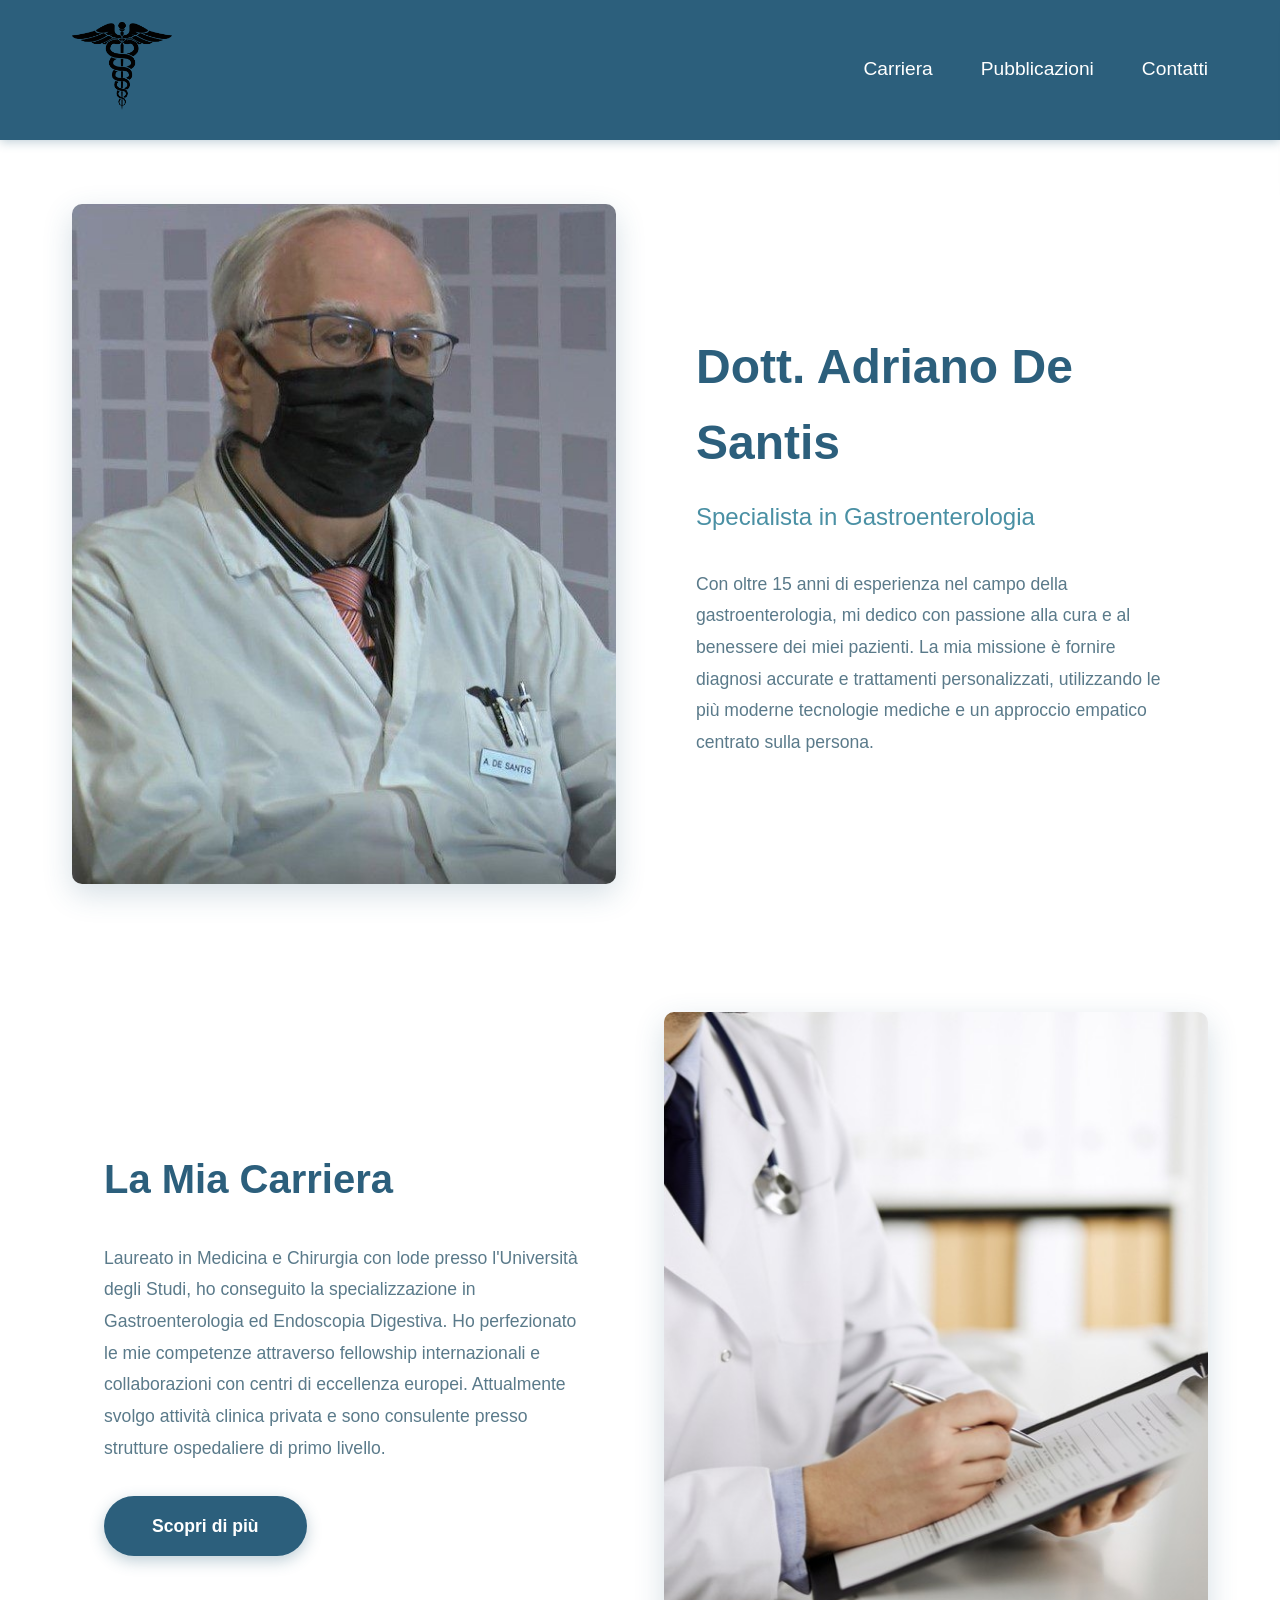
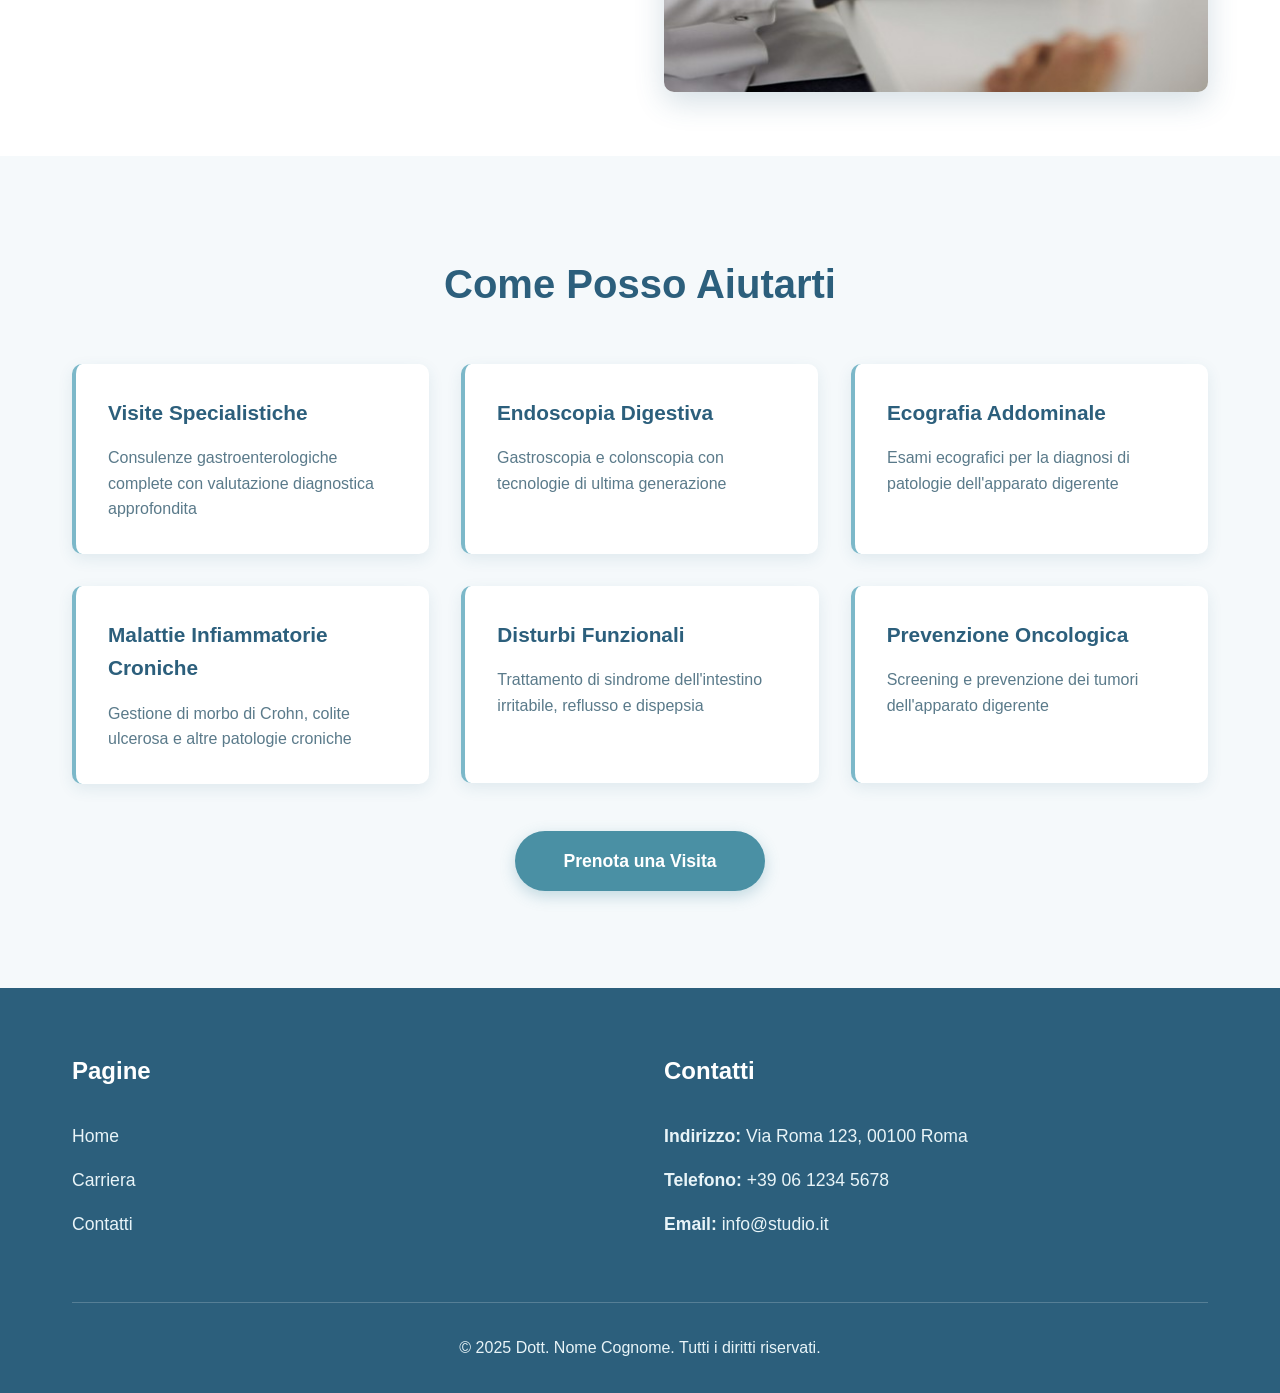
<file: index.html>
<!DOCTYPE html>
<html lang="it">
<head>
    <meta charset="UTF-8">
    <meta name="viewport" content="width=device-width, initial-scale=1.0">
    <title>Dott. Nome Cognome - Gastroenterologo</title>
    <link rel="stylesheet" href="style.css">
</head>
<body>
    <!-- Header -->
    <header class="header">
        <div class="container">
            <div class="header-content">
                <div class="logo">
                    <img src="media/logo.png" alt="Logo Dott. Adriano De Santis" class="logo-image">
                </div>
                <nav class="nav">
                    <ul class="nav-list">
                        <li><a href="carriera.html" class="nav-link">Carriera</a></li>
                        <li><a href="Pubblicazioni.html" class="nav-link">Pubblicazioni</a></li>
                        <li><a href="contatti.html" class="nav-link">Contatti</a></li>
                    </ul>
                </nav>
                <!-- Hamburger per mobile -->
                <button class="hamburger" aria-label="Apri menu" aria-expanded="false" aria-controls="mobile-menu">
                    <span class="hamburger-box">
                        <span class="hamburger-inner"></span>
                    </span>
                </button>
                <div id="mobile-menu" class="mobile-menu" aria-hidden="true">
                    <div class="mobile-menu-inner">
                        <ul class="mobile-nav-list">
                            <li><a href="carriera.html">Carriera</a></li>
                            <li><a href="Pubblicazioni.html">Pubblicazioni</a></li>
                            <li><a href="contatti.html">Contatti</a></li>
                        </ul>
                    </div>
                </div>
            </div>
        </div>
    </header>

    <!-- Hero Section -->
    <main class="main">
        <!-- Section 1: Photo + Presentation -->
        <section class="hero-section section-1">
            <div class="container">
                <div class="hero-content reverse">
                    <div class="hero-image animate-slide-left">
                        <img src="media/foto_adri.jpg" alt="Dott. Adriano De Santis - Foto profilo" class="hero-photo" loading="eager" decoding="async">
                    </div>
                    <div class="hero-text animate-slide-right">
                        <h1 class="doctor-name">Dott. Adriano De Santis</h1>
                        <p class="doctor-title">Specialista in Gastroenterologia</p>
                        <p class="doctor-description">
                            Con oltre 15 anni di esperienza nel campo della gastroenterologia, 
                            mi dedico con passione alla cura e al benessere dei miei pazienti. 
                            La mia missione è fornire diagnosi accurate e trattamenti personalizzati, 
                            utilizzando le più moderne tecnologie mediche e un approccio empatico 
                            centrato sulla persona.
                        </p>
                    </div>
                </div>
            </div>
        </section>

        <!-- Section 2: Career Summary -->
        <section class="hero-section section-2">
            <div class="container">
                <div class="hero-content">
                    <div class="hero-text animate-slide-left">
                        <h2 class="section-title">La Mia Carriera</h2>
                        <p class="section-description">
                            Laureato in Medicina e Chirurgia con lode presso l'Università degli Studi, 
                            ho conseguito la specializzazione in Gastroenterologia ed Endoscopia Digestiva. 
                            Ho perfezionato le mie competenze attraverso fellowship internazionali e 
                            collaborazioni con centri di eccellenza europei. Attualmente svolgo attività 
                            clinica privata e sono consulente presso strutture ospedaliere di primo livello.
                        </p>
                        <a href="carriera.html" class="btn btn-primary">Scopri di più</a>
                    </div>
                    <div class="hero-image animate-slide-right">
                        <img src="media/visita-medica.jpeg" alt="Visita medica - Studio" class="hero-photo" loading="lazy" decoding="async">
                    </div>
                </div>
            </div>
        </section>

        <!-- Section 3: Services -->
        <section class="hero-section section-3">
            <div class="container">
                <div class="services-content">
                    <h2 class="section-title centered animate-fade-in">Come Posso Aiutarti</h2>
                    <div class="services-grid">
                        <div class="service-item animate-scale-up" data-delay="100">
                            <h3>Visite Specialistiche</h3>
                            <p>Consulenze gastroenterologiche complete con valutazione diagnostica approfondita</p>
                        </div>
                        <div class="service-item animate-scale-up" data-delay="200">
                            <h3>Endoscopia Digestiva</h3>
                            <p>Gastroscopia e colonscopia con tecnologie di ultima generazione</p>
                        </div>
                        <div class="service-item animate-scale-up" data-delay="300">
                            <h3>Ecografia Addominale</h3>
                            <p>Esami ecografici per la diagnosi di patologie dell'apparato digerente</p>
                        </div>
                        <div class="service-item animate-scale-up" data-delay="400">
                            <h3>Malattie Infiammatorie Croniche</h3>
                            <p>Gestione di morbo di Crohn, colite ulcerosa e altre patologie croniche</p>
                        </div>
                        <div class="service-item animate-scale-up" data-delay="500">
                            <h3>Disturbi Funzionali</h3>
                            <p>Trattamento di sindrome dell'intestino irritabile, reflusso e dispepsia</p>
                        </div>
                        <div class="service-item animate-scale-up" data-delay="600">
                            <h3>Prevenzione Oncologica</h3>
                            <p>Screening e prevenzione dei tumori dell'apparato digerente</p>
                        </div>
                    </div>
                    <div class="cta-container animate-bounce-in" data-delay="800">
                        <a href="contatti.html" class="btn btn-secondary">Prenota una Visita</a>
                    </div>
                </div>
            </div>
        </section>
    </main>

    <!-- Footer -->
    <footer class="footer">
        <div class="container">
            <div class="footer-content">
                <div class="footer-left">
                    <h3 class="footer-title">Pagine</h3>
                    <ul class="footer-links">
                        <li><a href="index.html">Home</a></li>
                        <li><a href="carriera.html">Carriera</a></li>
                        <li><a href="contatti.html">Contatti</a></li>
                    </ul>
                </div>
                <div class="footer-right">
                        <h3 class="footer-title">Contatti</h3>
                        <div class="contact-info">
                            <p class="contact-item"><strong>Indirizzo:</strong> Via Roma 123, 00100 Roma</p>
                            <p class="contact-item"><strong>Telefono:</strong> <a href="tel:+390612345678">+39 06 1234 5678</a></p>
                            <p class="contact-item"><strong>Email:</strong> <a href="mailto:info@studio.it">info@studio.it</a></p>
                    </div>
                </div>
            </div>
            <div class="footer-bottom">
                <p>&copy; 2025 Dott. Nome Cognome. Tutti i diritti riservati.</p>
            </div>
        </div>
    </footer>

    <script src="script.js"></script>
</body>
</html>
</file>
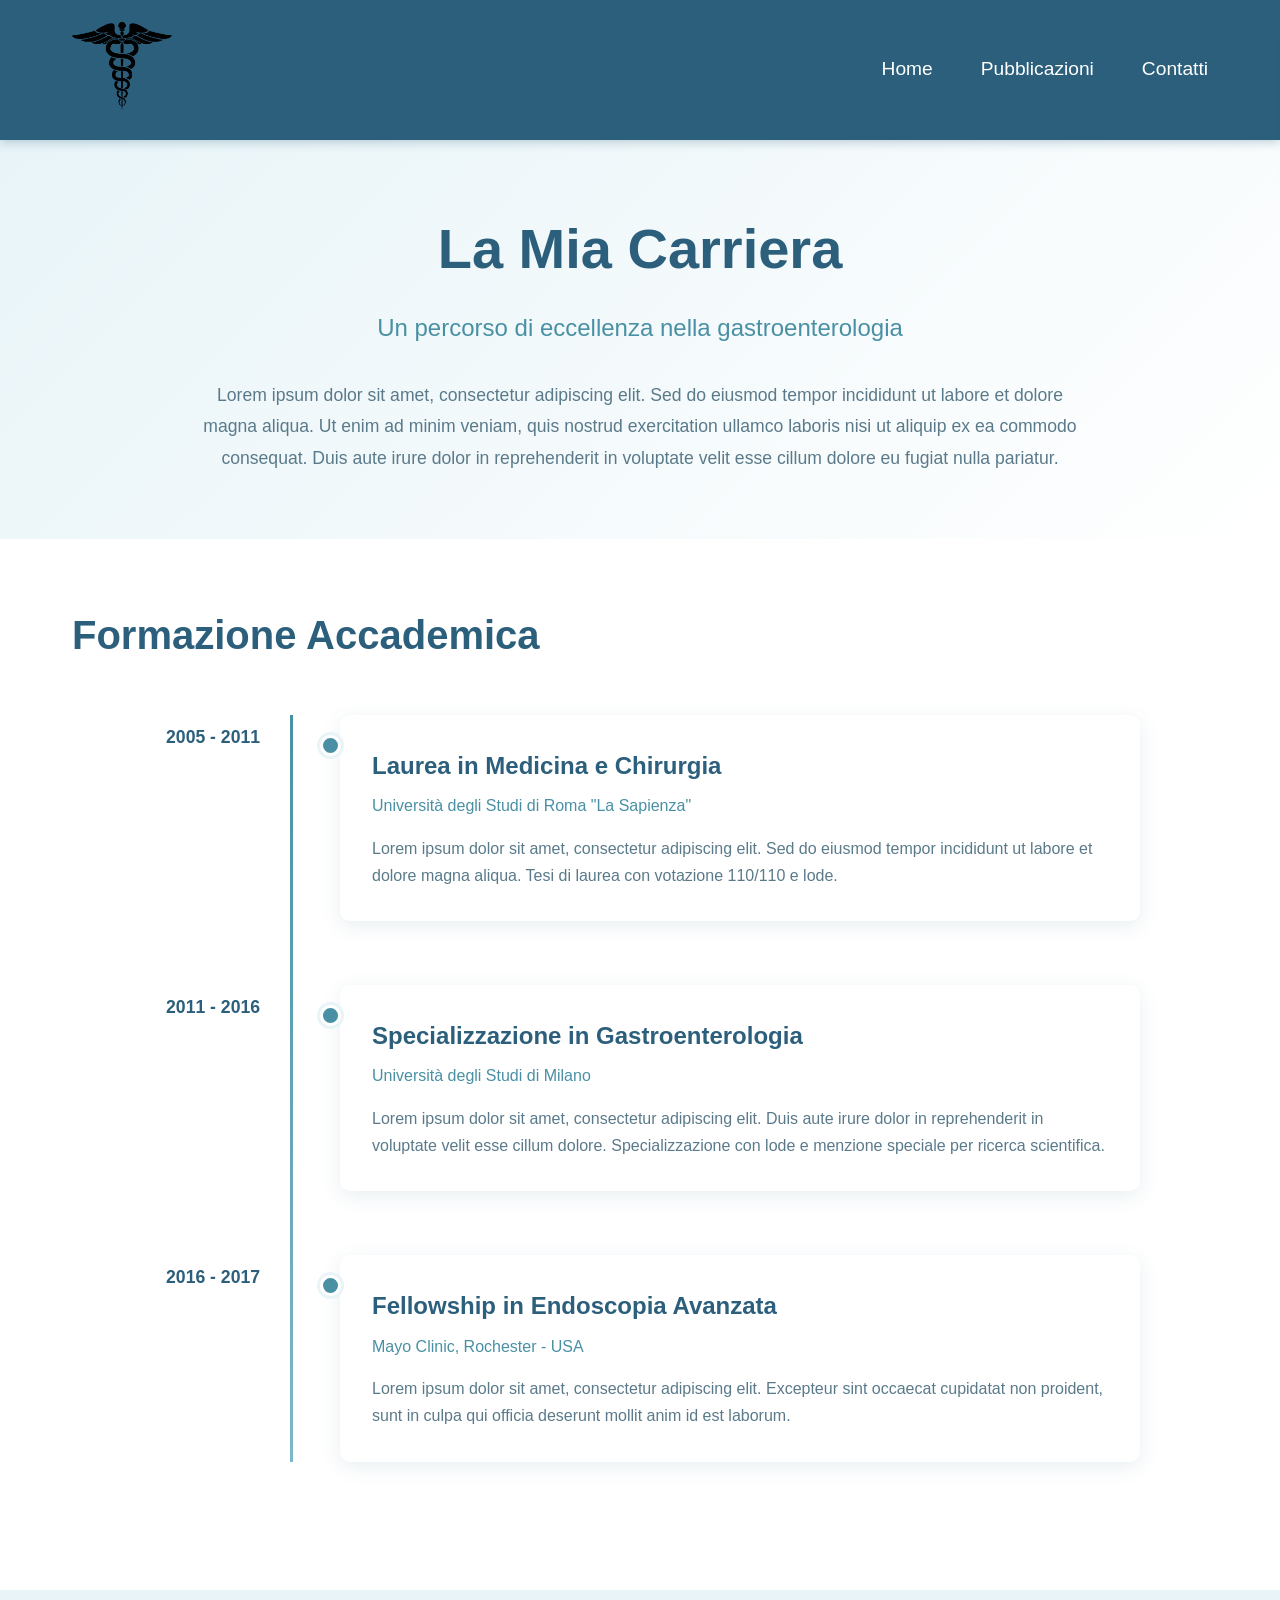
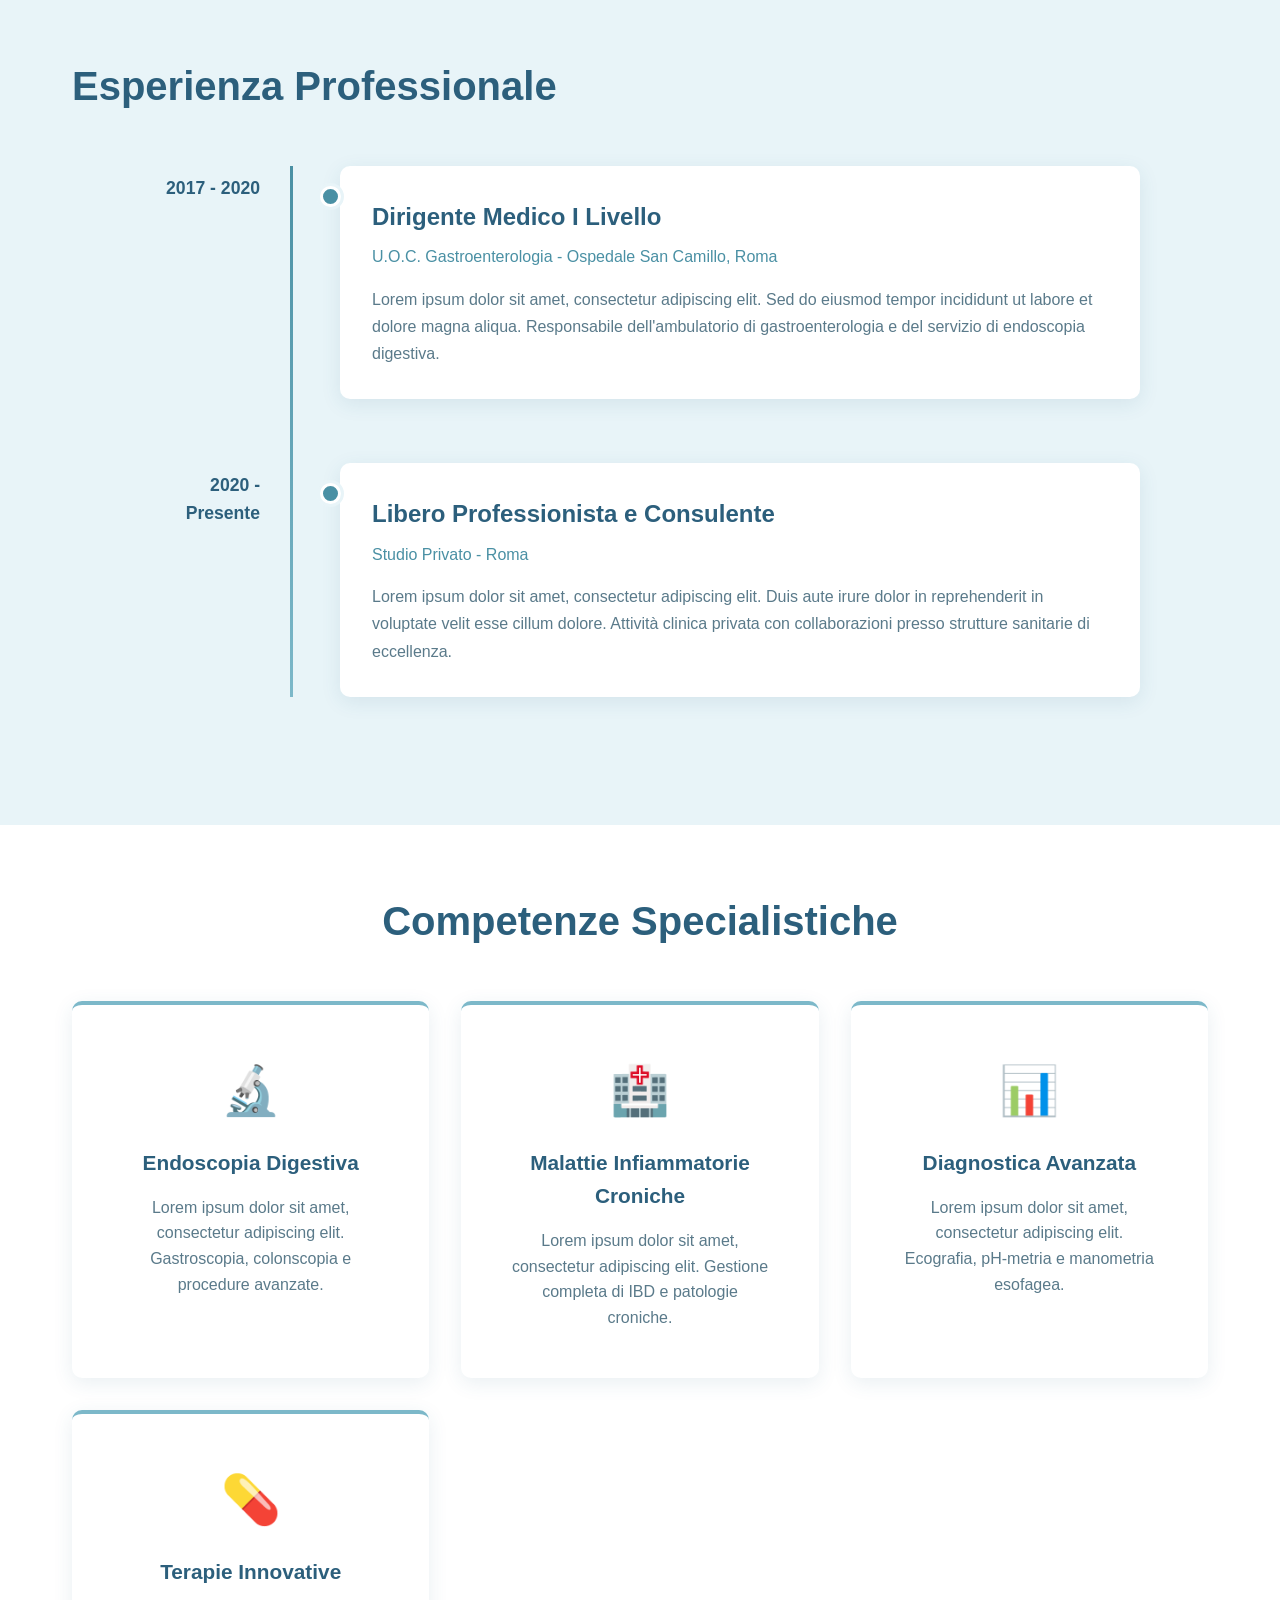
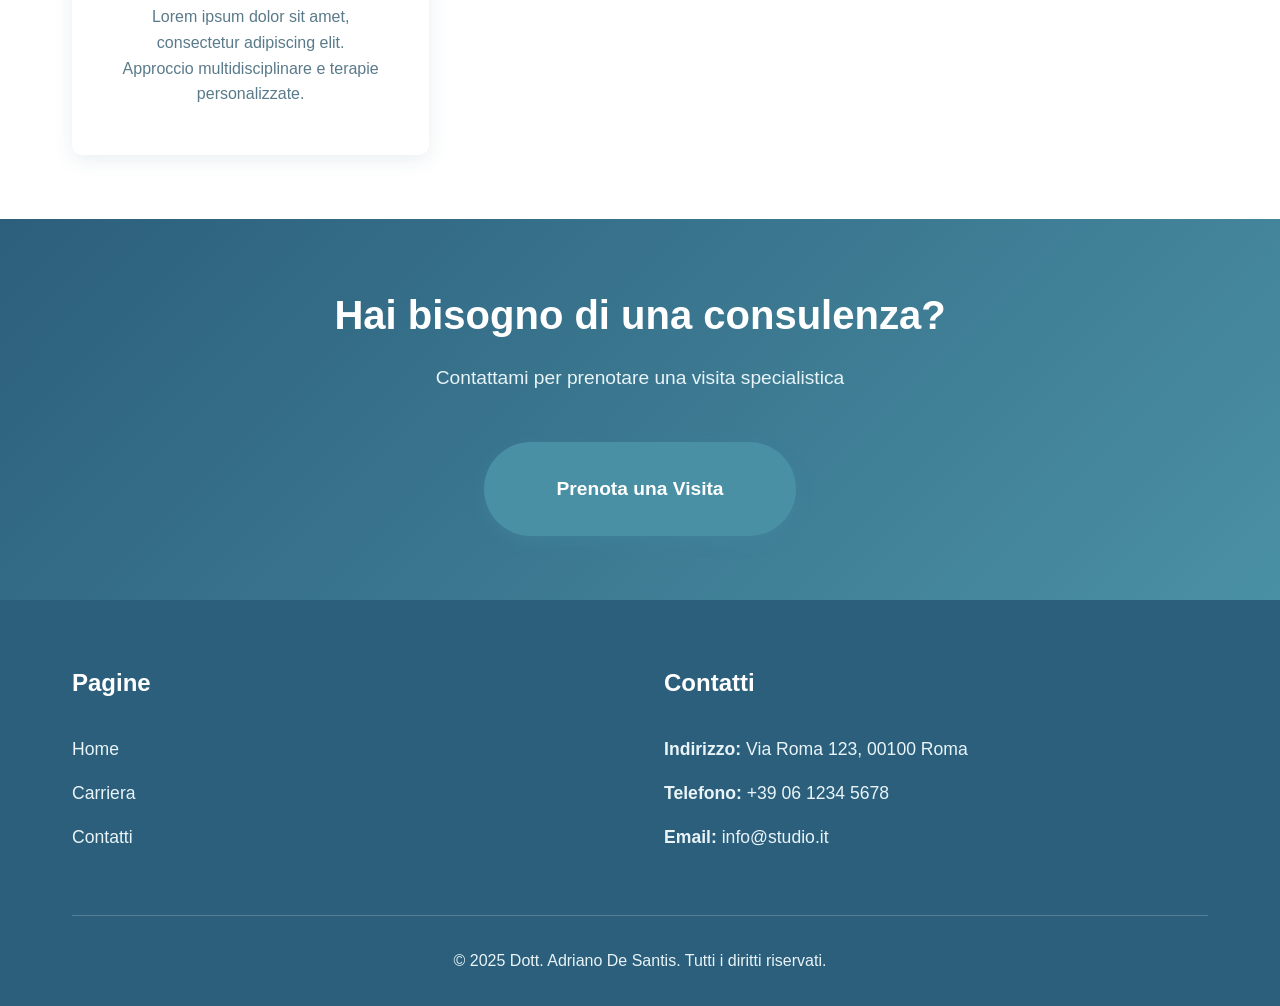
<file: carriera.html>
<!DOCTYPE html>
<html lang="it">
<head>
    <meta charset="UTF-8">
    <meta name="viewport" content="width=device-width, initial-scale=1.0">
    <title>Carriera - Dott. Adriano De Santis</title>
    <link rel="stylesheet" href="style.css">
</head>
<body>
    <!-- Header -->
    <header class="header">
        <div class="container">
            <div class="header-content">
                <div class="logo">
                    <a href="index.html">
                        <img src="media/logo.png" alt="Logo Dott. Adriano De Santis" class="logo-image">
                    </a>
                </div>
                <nav class="nav">
                    <ul class="nav-list">
                        <li><a href="index.html" class="nav-link">Home</a></li>
                        <li><a href="Pubblicazioni.html" class="nav-link">Pubblicazioni</a></li>
                        <li><a href="contatti.html" class="nav-link">Contatti</a></li>
                    </ul>
                </nav>
                <!-- Hamburger per mobile -->
                <button class="hamburger" aria-label="Apri menu" aria-expanded="false" aria-controls="mobile-menu">
                    <span class="hamburger-box">
                        <span class="hamburger-inner"></span>
                    </span>
                </button>
                <div id="mobile-menu" class="mobile-menu" aria-hidden="true">
                    <div class="mobile-menu-inner">
                        <ul class="mobile-nav-list">
                            <li><a href="index.html">Home</a></li>
                            <li><a href="Pubblicazioni.html">Pubblicazioni</a></li>
                            <li><a href="contatti.html">Contatti</a></li>
                        </ul>
                    </div>
                </div>
            </div>
        </div>
    </header>

    <!-- Hero Section -->
    <main class="main">
        <section class="hero-section career-hero">
            <div class="container">
                <div class="career-intro">
                    <h1 class="page-title">La Mia Carriera</h1>
                    <p class="page-subtitle">Un percorso di eccellenza nella gastroenterologia</p>
                    <p class="intro-text">
                        Lorem ipsum dolor sit amet, consectetur adipiscing elit. Sed do eiusmod tempor 
                        incididunt ut labore et dolore magna aliqua. Ut enim ad minim veniam, quis nostrud 
                        exercitation ullamco laboris nisi ut aliquip ex ea commodo consequat. Duis aute 
                        irure dolor in reprehenderit in voluptate velit esse cillum dolore eu fugiat nulla pariatur.
                    </p>
                </div>
            </div>
        </section>

        <!-- Formazione Section -->
        <section class="hero-section section-white">
            <div class="container">
                <h2 class="section-title">Formazione Accademica</h2>
                <div class="timeline">
                    <div class="timeline-item">
                        <div class="timeline-date">2005 - 2011</div>
                        <div class="timeline-content">
                            <h3 class="timeline-title">Laurea in Medicina e Chirurgia</h3>
                            <p class="timeline-location">Università degli Studi di Roma "La Sapienza"</p>
                            <p class="timeline-description">
                                Lorem ipsum dolor sit amet, consectetur adipiscing elit. Sed do eiusmod 
                                tempor incididunt ut labore et dolore magna aliqua. Tesi di laurea con 
                                votazione 110/110 e lode.
                            </p>
                        </div>
                    </div>

                    <div class="timeline-item">
                        <div class="timeline-date">2011 - 2016</div>
                        <div class="timeline-content">
                            <h3 class="timeline-title">Specializzazione in Gastroenterologia</h3>
                            <p class="timeline-location">Università degli Studi di Milano</p>
                            <p class="timeline-description">
                                Lorem ipsum dolor sit amet, consectetur adipiscing elit. Duis aute irure 
                                dolor in reprehenderit in voluptate velit esse cillum dolore. Specializzazione 
                                con lode e menzione speciale per ricerca scientifica.
                            </p>
                        </div>
                    </div>

                    <div class="timeline-item">
                        <div class="timeline-date">2016 - 2017</div>
                        <div class="timeline-content">
                            <h3 class="timeline-title">Fellowship in Endoscopia Avanzata</h3>
                            <p class="timeline-location">Mayo Clinic, Rochester - USA</p>
                            <p class="timeline-description">
                                Lorem ipsum dolor sit amet, consectetur adipiscing elit. Excepteur sint 
                                occaecat cupidatat non proident, sunt in culpa qui officia deserunt mollit 
                                anim id est laborum.
                            </p>
                        </div>
                    </div>
                </div>
            </div>
        </section>

        <!-- Esperienza Professionale Section -->
        <section class="hero-section section-light">
            <div class="container">
                <h2 class="section-title">Esperienza Professionale</h2>
                <div class="timeline">
                    <div class="timeline-item">
                        <div class="timeline-date">2017 - 2020</div>
                        <div class="timeline-content">
                            <h3 class="timeline-title">Dirigente Medico I Livello</h3>
                            <p class="timeline-location">U.O.C. Gastroenterologia - Ospedale San Camillo, Roma</p>
                            <p class="timeline-description">
                                Lorem ipsum dolor sit amet, consectetur adipiscing elit. Sed do eiusmod 
                                tempor incididunt ut labore et dolore magna aliqua. Responsabile dell'ambulatorio 
                                di gastroenterologia e del servizio di endoscopia digestiva.
                            </p>
                        </div>
                    </div>

                    <div class="timeline-item">
                        <div class="timeline-date">2020 - Presente</div>
                        <div class="timeline-content">
                            <h3 class="timeline-title">Libero Professionista e Consulente</h3>
                            <p class="timeline-location">Studio Privato - Roma</p>
                            <p class="timeline-description">
                                Lorem ipsum dolor sit amet, consectetur adipiscing elit. Duis aute irure 
                                dolor in reprehenderit in voluptate velit esse cillum dolore. Attività clinica 
                                privata con collaborazioni presso strutture sanitarie di eccellenza.
                            </p>
                        </div>
                    </div>
                </div>
            </div>
        </section>

        <!-- Competenze Section -->
        <section class="hero-section section-white">
            <div class="container">
                <h2 class="section-title centered">Competenze Specialistiche</h2>
                <div class="competenze-grid">
                    <div class="competenza-card">
                        <div class="competenza-icon">🔬</div>
                        <h3>Endoscopia Digestiva</h3>
                        <p>Lorem ipsum dolor sit amet, consectetur adipiscing elit. Gastroscopia, colonscopia e procedure avanzate.</p>
                    </div>
                    <div class="competenza-card">
                        <div class="competenza-icon">🏥</div>
                        <h3>Malattie Infiammatorie Croniche</h3>
                        <p>Lorem ipsum dolor sit amet, consectetur adipiscing elit. Gestione completa di IBD e patologie croniche.</p>
                    </div>
                    <div class="competenza-card">
                        <div class="competenza-icon">📊</div>
                        <h3>Diagnostica Avanzata</h3>
                        <p>Lorem ipsum dolor sit amet, consectetur adipiscing elit. Ecografia, pH-metria e manometria esofagea.</p>
                    </div>
                    <div class="competenza-card">
                        <div class="competenza-icon">💊</div>
                        <h3>Terapie Innovative</h3>
                        <p>Lorem ipsum dolor sit amet, consectetur adipiscing elit. Approccio multidisciplinare e terapie personalizzate.</p>
                    </div>
                </div>
            </div>
        </section>

        <!-- CTA Section -->
        <section class="hero-section section-cta">
            <div class="container">
                <div class="cta-content">
                    <h2 class="cta-title">Hai bisogno di una consulenza?</h2>
                    <p class="cta-text">Contattami per prenotare una visita specialistica</p>
                    <a href="contatti.html" class="btn btn-secondary btn-large">Prenota una Visita</a>
                </div>
            </div>
        </section>
    </main>

    <!-- Footer -->
    <footer class="footer">
        <div class="container">
            <div class="footer-content">
                <div class="footer-left">
                    <h3 class="footer-title">Pagine</h3>
                    <ul class="footer-links">
                        <li><a href="index.html">Home</a></li>
                        <li><a href="carriera.html">Carriera</a></li>
                        <li><a href="contatti.html">Contatti</a></li>
                    </ul>
                </div>
                <div class="footer-right">
                    <h3 class="footer-title">Contatti</h3>
                    <div class="contact-info">
                        <p class="contact-item"><strong>Indirizzo:</strong> Via Roma 123, 00100 Roma</p>
                        <p class="contact-item"><strong>Telefono:</strong> <a href="tel:+390612345678">+39 06 1234 5678</a></p>
                        <p class="contact-item"><strong>Email:</strong> <a href="mailto:info@studio.it">info@studio.it</a></p>
                    </div>
                </div>
            </div>
            <div class="footer-bottom">
                <p>&copy; 2025 Dott. Adriano De Santis. Tutti i diritti riservati.</p>
            </div>
        </div>
    </footer>

    <script src="script.js"></script>
</body>
</html>
</file>
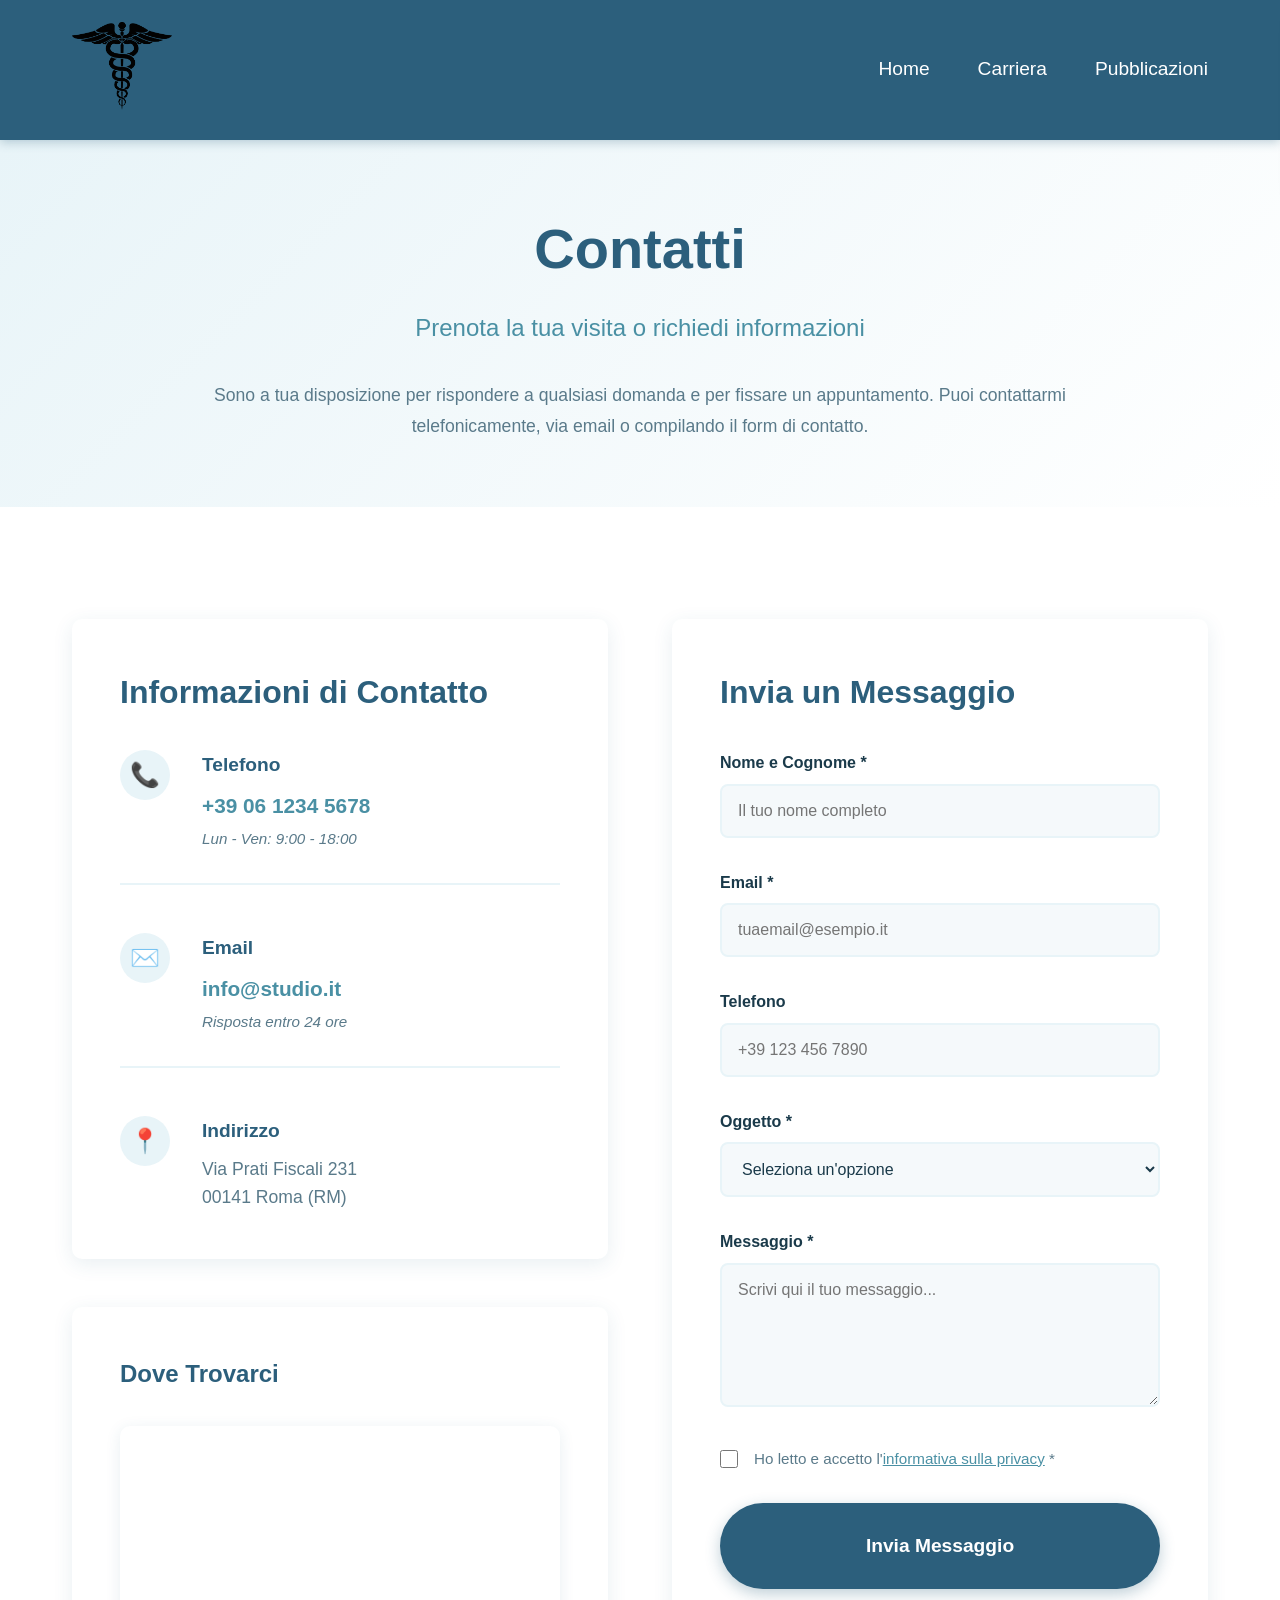
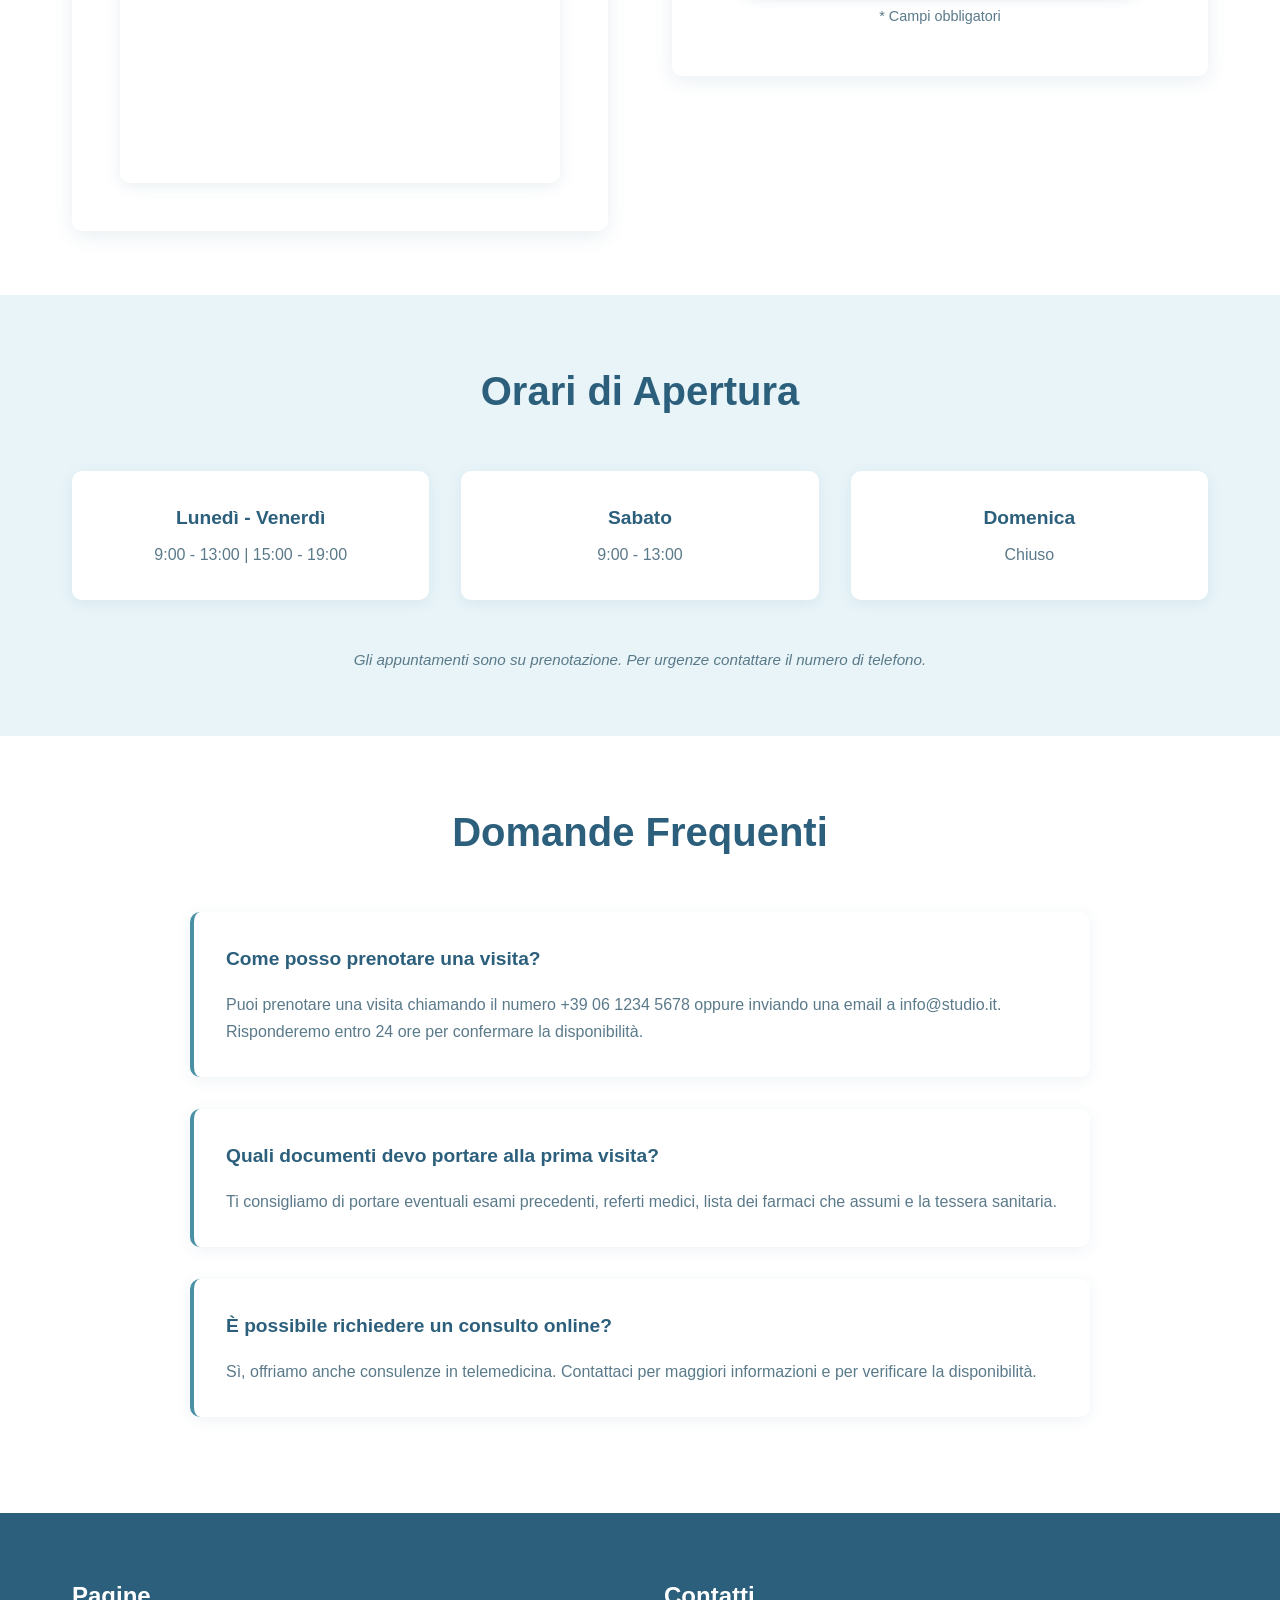
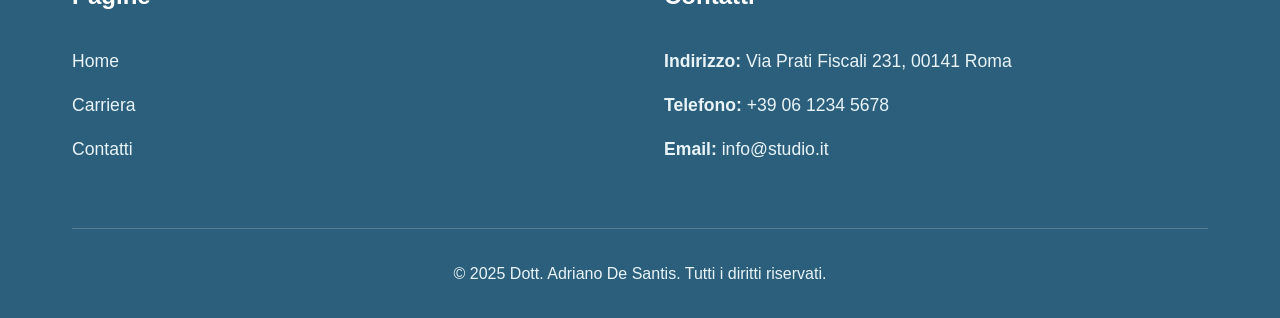
<file: contatti.html>
<!DOCTYPE html>
<html lang="it">
<head>
    <meta charset="UTF-8">
    <meta name="viewport" content="width=device-width, initial-scale=1.0">
    <title>Contatti - Dott. Adriano De Santis</title>
    <link rel="stylesheet" href="style.css">
</head>
<body>
    <!-- Header -->
    <header class="header">
        <div class="container">
            <div class="header-content">
                <div class="logo">
                    <a href="index.html">
                        <img src="media/logo.png" alt="Logo Dott. Adriano De Santis" class="logo-image">
                    </a>
                </div>
                <nav class="nav">
                    <ul class="nav-list">
                        <li><a href="index.html" class="nav-link">Home</a></li>
                        <li><a href="carriera.html" class="nav-link">Carriera</a></li>
                        <li><a href="Pubblicazioni.html" class="nav-link">Pubblicazioni</a></li>
                    </ul>
                </nav>
                <!-- Hamburger per mobile -->
                <button class="hamburger" aria-label="Apri menu" aria-expanded="false" aria-controls="mobile-menu">
                    <span class="hamburger-box">
                        <span class="hamburger-inner"></span>
                    </span>
                </button>
                <div id="mobile-menu" class="mobile-menu" aria-hidden="true">
                    <div class="mobile-menu-inner">
                        <ul class="mobile-nav-list">
                            <li><a href="index.html">Home</a></li>
                            <li><a href="carriera.html">Carriera</a></li>
                            <li><a href="Pubblicazioni.html">Pubblicazioni</a></li>
                        </ul>
                    </div>
                </div>
            </div>
        </div>
    </header>

    <!-- Hero Section -->
    <main class="main">
        <section class="hero-section contact-hero">
            <div class="container">
                <div class="contact-intro">
                    <h1 class="page-title">Contatti</h1>
                    <p class="page-subtitle">Prenota la tua visita o richiedi informazioni</p>
                    <p class="intro-text">
                        Sono a tua disposizione per rispondere a qualsiasi domanda e per fissare un appuntamento. 
                        Puoi contattarmi telefonicamente, via email o compilando il form di contatto.
                    </p>
                </div>
            </div>
        </section>

        <!-- Contact Content Section -->
        <section class="hero-section section-white">
            <div class="container">
                <div class="contact-wrapper">
                    <!-- Left Column: Info + Map -->
                    <div class="contact-info-column">
                        <div class="contact-details">
                            <h2 class="contact-section-title">Informazioni di Contatto</h2>
                            
                            <div class="contact-detail-item">
                                <div class="contact-icon">📞</div>
                                <div class="contact-detail-content">
                                    <h3>Telefono</h3>
                                    <a href="tel:+390612345678" class="contact-link">+39 06 1234 5678</a>
                                    <p class="contact-detail-note">Lun - Ven: 9:00 - 18:00</p>
                                </div>
                            </div>

                            <div class="contact-detail-item">
                                <div class="contact-icon">✉️</div>
                                <div class="contact-detail-content">
                                    <h3>Email</h3>
                                    <a href="mailto:info@studio.it" class="contact-link">info@studio.it</a>
                                    <p class="contact-detail-note">Risposta entro 24 ore</p>
                                </div>
                            </div>

                            <div class="contact-detail-item">
                                <div class="contact-icon">📍</div>
                                <div class="contact-detail-content">
                                    <h3>Indirizzo</h3>
                                    <p class="contact-address">Via Prati Fiscali 231<br>00141 Roma (RM)</p>
                                </div>
                            </div>
                        </div>

                        <!-- Google Maps Embed -->
                        <div class="map-container">
                            <h3 class="map-title">Dove Trovarci</h3>
                            <div class="map-wrapper">
                                <iframe 
                                    src="https://www.google.com/maps/embed?pb=!1m18!1m12!1m3!1d2968.7454732582897!2d12.514461315445!3d41.95794657921908!2m3!1f0!2f0!3f0!3m2!1i1024!2i768!4f13.1!3m3!1m2!1s0x132f61b6532013c3%3A0x9c8f3d8e7c7e8b8a!2sVia%20dei%20Prati%20Fiscali%2C%20231%2C%2000141%20Roma%20RM!5e0!3m2!1sit!2sit!4v1234567890123!5m2!1sit!2sit"
                                    width="100%" 
                                    height="350" 
                                    style="border:0; border-radius: 10px;" 
                                    allowfullscreen="" 
                                    loading="lazy" 
                                    referrerpolicy="no-referrer-when-downgrade">
                                </iframe>
                            </div>
                        </div>
                    </div>

                    <!-- Right Column: Contact Form -->
                    <div class="contact-form-column">
                        <div class="form-container">
                            <h2 class="contact-section-title">Invia un Messaggio</h2>
                            <form id="contactForm" class="contact-form" action="#" method="post">
                                <div class="form-group">
                                    <label for="name" class="form-label">Nome e Cognome *</label>
                                    <input 
                                        type="text" 
                                        id="name" 
                                        name="name" 
                                        class="form-input" 
                                        required 
                                        placeholder="Il tuo nome completo">
                                </div>

                                <div class="form-group">
                                    <label for="email" class="form-label">Email *</label>
                                    <input 
                                        type="email" 
                                        id="email" 
                                        name="email" 
                                        class="form-input" 
                                        required 
                                        placeholder="tuaemail@esempio.it">
                                </div>

                                <div class="form-group">
                                    <label for="phone" class="form-label">Telefono</label>
                                    <input 
                                        type="tel" 
                                        id="phone" 
                                        name="phone" 
                                        class="form-input" 
                                        placeholder="+39 123 456 7890">
                                </div>

                                <div class="form-group">
                                    <label for="subject" class="form-label">Oggetto *</label>
                                    <select id="subject" name="subject" class="form-input" required>
                                        <option value="">Seleziona un'opzione</option>
                                        <option value="appuntamento">Richiesta Appuntamento</option>
                                        <option value="informazioni">Richiesta Informazioni</option>
                                        <option value="referto">Domanda su Referto</option>
                                        <option value="altro">Altro</option>
                                    </select>
                                </div>

                                <div class="form-group">
                                    <label for="message" class="form-label">Messaggio *</label>
                                    <textarea 
                                        id="message" 
                                        name="message" 
                                        class="form-textarea" 
                                        rows="6" 
                                        required 
                                        placeholder="Scrivi qui il tuo messaggio..."></textarea>
                                </div>

                                <div class="form-group form-checkbox-group">
                                    <label class="checkbox-label">
                                        <input type="checkbox" name="privacy" required class="form-checkbox">
                                        <span>Ho letto e accetto l'<a href="#" class="privacy-link">informativa sulla privacy</a> *</span>
                                    </label>
                                </div>

                                <button type="submit" class="btn btn-primary btn-large btn-full">
                                    Invia Messaggio
                                </button>

                                <p class="form-note">* Campi obbligatori</p>
                            </form>
                        </div>
                    </div>
                </div>
            </div>
        </section>

        <!-- Info Aggiuntive Section -->
        <section class="hero-section section-light">
            <div class="container">
                <h2 class="section-title centered">Orari di Apertura</h2>
                <div class="orari-grid">
                    <div class="orario-item">
                        <div class="orario-day">Lunedì - Venerdì</div>
                        <div class="orario-time">9:00 - 13:00 | 15:00 - 19:00</div>
                    </div>
                    <div class="orario-item">
                        <div class="orario-day">Sabato</div>
                        <div class="orario-time">9:00 - 13:00</div>
                    </div>
                    <div class="orario-item">
                        <div class="orario-day">Domenica</div>
                        <div class="orario-time">Chiuso</div>
                    </div>
                </div>
                <p class="orari-note">Gli appuntamenti sono su prenotazione. Per urgenze contattare il numero di telefono.</p>
            </div>
        </section>

        <!-- FAQ Section -->
        <section class="hero-section section-white">
            <div class="container">
                <h2 class="section-title centered">Domande Frequenti</h2>
                <div class="faq-container">
                    <div class="faq-item">
                        <h3 class="faq-question">Come posso prenotare una visita?</h3>
                        <p class="faq-answer">
                            Puoi prenotare una visita chiamando il numero +39 06 1234 5678 oppure inviando 
                            una email a info@studio.it. Risponderemo entro 24 ore per confermare la disponibilità.
                        </p>
                    </div>
                    <div class="faq-item">
                        <h3 class="faq-question">Quali documenti devo portare alla prima visita?</h3>
                        <p class="faq-answer">
                            Ti consigliamo di portare eventuali esami precedenti, referti medici, lista dei 
                            farmaci che assumi e la tessera sanitaria.
                        </p>
                    </div>
                    <div class="faq-item">
                        <h3 class="faq-question">È possibile richiedere un consulto online?</h3>
                        <p class="faq-answer">
                            Sì, offriamo anche consulenze in telemedicina. Contattaci per maggiori informazioni 
                            e per verificare la disponibilità.
                        </p>
                    </div>
                </div>
            </div>
        </section>
    </main>

    <!-- Footer -->
    <footer class="footer">
        <div class="container">
            <div class="footer-content">
                <div class="footer-left">
                    <h3 class="footer-title">Pagine</h3>
                    <ul class="footer-links">
                        <li><a href="index.html">Home</a></li>
                        <li><a href="carriera.html">Carriera</a></li>
                        <li><a href="contatti.html">Contatti</a></li>
                    </ul>
                </div>
                <div class="footer-right">
                    <h3 class="footer-title">Contatti</h3>
                    <div class="contact-info">
                        <p class="contact-item"><strong>Indirizzo:</strong> Via Prati Fiscali 231, 00141 Roma</p>
                        <p class="contact-item"><strong>Telefono:</strong> <a href="tel:+390612345678">+39 06 1234 5678</a></p>
                        <p class="contact-item"><strong>Email:</strong> <a href="mailto:info@studio.it">info@studio.it</a></p>
                    </div>
                </div>
            </div>
            <div class="footer-bottom">
                <p>&copy; 2025 Dott. Adriano De Santis. Tutti i diritti riservati.</p>
            </div>
        </div>
    </footer>

    <script src="script.js"></script>
</body>
</html>
</file>
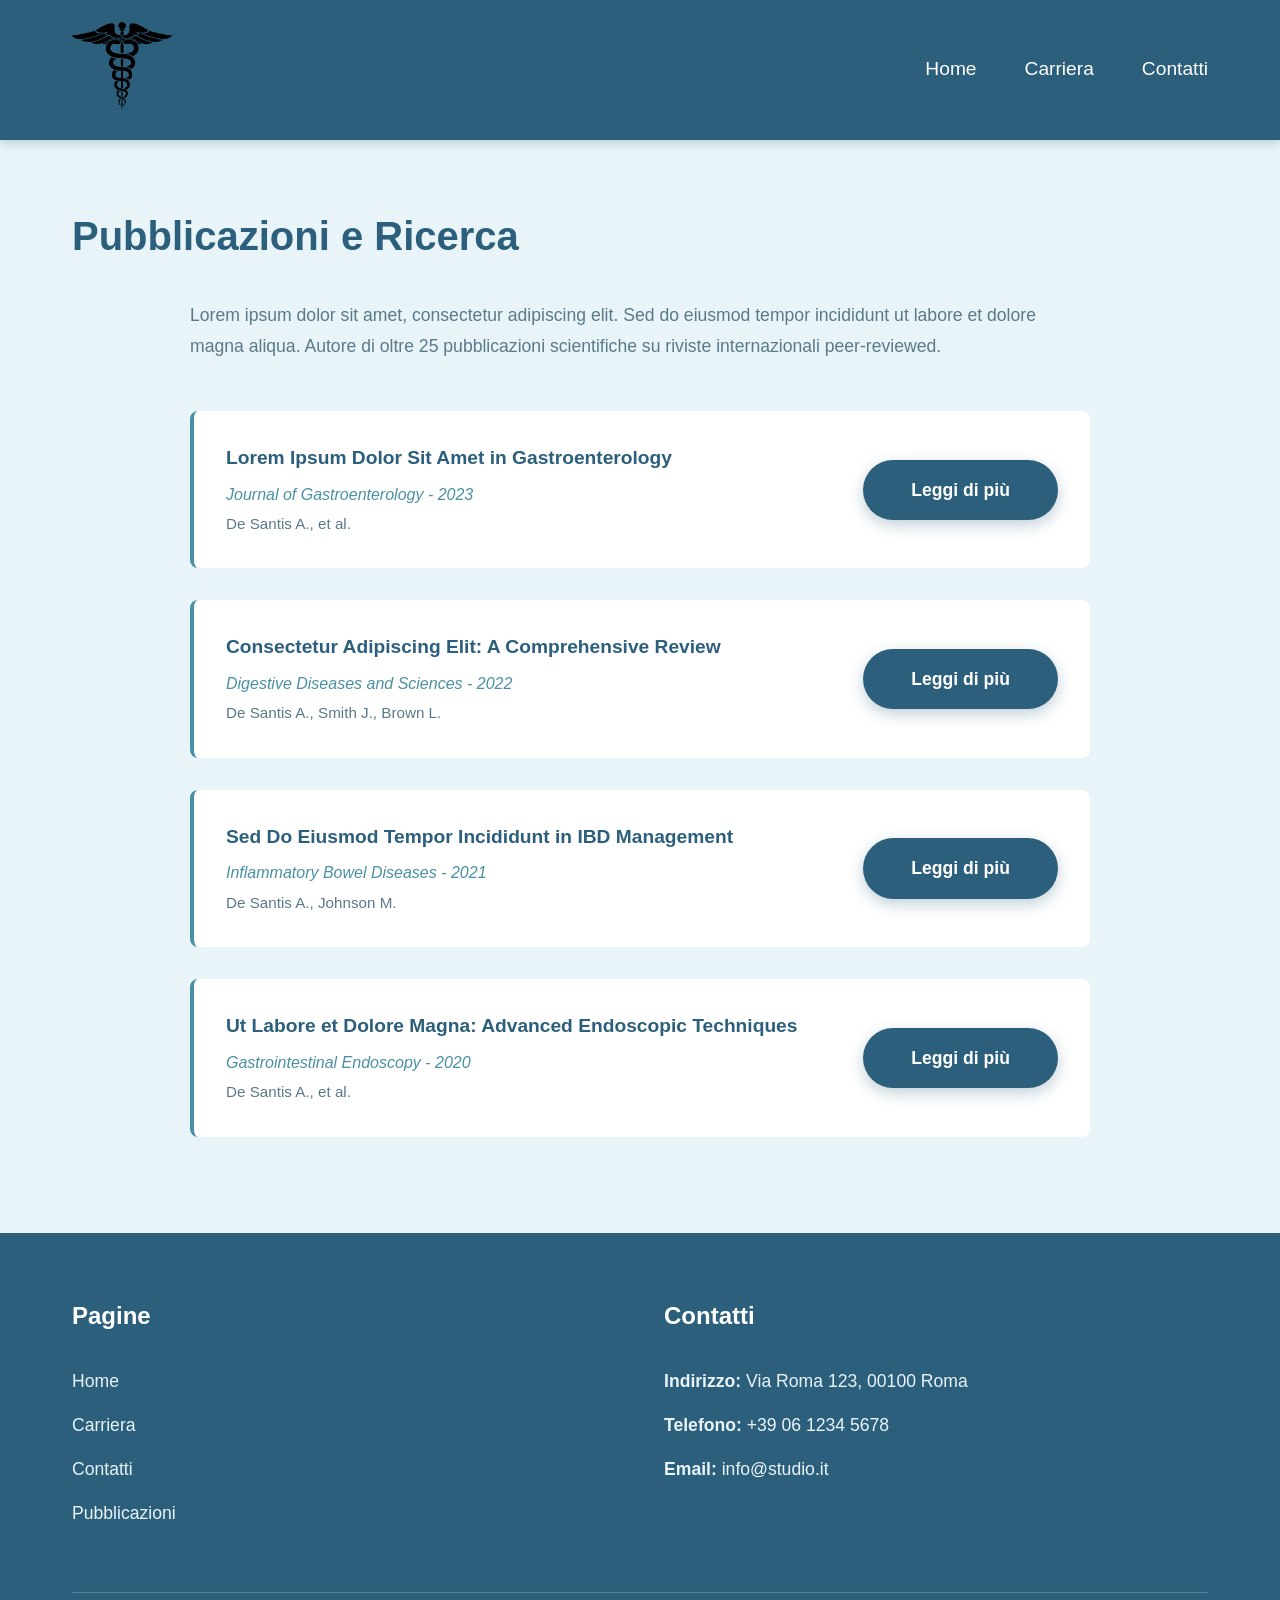
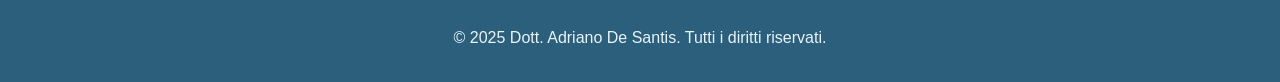
<file: pubblicazioni.html>
<!DOCTYPE html>
<html lang="it">
<head>
    <meta charset="UTF-8">
    <meta name="viewport" content="width=device-width, initial-scale=1.0">
    <title>Pubblicazioni - Dott. Adriano De Santis</title>
    <link rel="stylesheet" href="style.css">
</head>
<body>
    <header class="header">
        <div class="container">
            <div class="header-content">
                <div class="logo">
                    <a href="index.html">
                        <img src="media/logo.png" alt="Logo Dott. Adriano De Santis" class="logo-image">
                    </a>
                </div>
                <nav class="nav">
                    <ul class="nav-list">
                        <li><a href="index.html" class="nav-link">Home</a></li>
                        <li><a href="carriera.html" class="nav-link">Carriera</a></li>
                        <li><a href="contatti.html" class="nav-link">Contatti</a></li>
                        
                    </ul>
                </nav>
                <!-- Hamburger per mobile -->
                <button class="hamburger" aria-label="Apri menu" aria-expanded="false" aria-controls="mobile-menu">
                    <span class="hamburger-box">
                        <span class="hamburger-inner"></span>
                    </span>
                </button>
                <div id="mobile-menu" class="mobile-menu" aria-hidden="true">
                    <div class="mobile-menu-inner">
                        <ul class="mobile-nav-list">
                            <li><a href="index.html">Home</a></li>
                            <li><a href="carriera.html">Carriera</a></li>
                            <li><a href="contatti.html">Contatti</a></li>
                            
                        </ul>
                    </div>
                </div>
            </div>
        </div>
    </header>

    <main class="main">
        <!-- Pubblicazioni e Ricerca Section -->
        <section class="hero-section section-light">
            <div class="container">
                <h2 class="section-title">Pubblicazioni e Ricerca</h2>
                <div class="pubblicazioni-content">
                    <p class="section-description">
                        Lorem ipsum dolor sit amet, consectetur adipiscing elit. Sed do eiusmod tempor 
                        incididunt ut labore et dolore magna aliqua. Autore di oltre 25 pubblicazioni 
                        scientifiche su riviste internazionali peer-reviewed.
                    </p>
                    
                    <div class="pubblicazioni-list">
                        <div class="pubblicazione-item">
                            <div class="pubblicazione-info">
                                <h4 class="pubblicazione-title">Lorem Ipsum Dolor Sit Amet in Gastroenterology</h4>
                                <p class="pubblicazione-journal">Journal of Gastroenterology - 2023</p>
                                <p class="pubblicazione-authors">De Santis A., et al.</p>
                            </div>
                            <div class="pubblicazione-actions">
                                <a href="files/ricerca_1.pdf" class="btn btn-primary" target="_blank" rel="noopener noreferrer">Leggi di più</a>    
                            </div>
                        </div>
                        
                        <div class="pubblicazione-item">
                            <div class="pubblicazione-info">
                                <h4 class="pubblicazione-title">Consectetur Adipiscing Elit: A Comprehensive Review</h4>
                                <p class="pubblicazione-journal">Digestive Diseases and Sciences - 2022</p>
                                <p class="pubblicazione-authors">De Santis A., Smith J., Brown L.</p>
                            </div>
                            <div class="pubblicazione-actions">
                                <a href="files/ricerca_1.pdf" class="btn btn-primary" target="_blank" rel="noopener noreferrer">Leggi di più</a>
                            </div>
                        </div>
                        
                        <div class="pubblicazione-item">
                            <div class="pubblicazione-info">
                                <h4 class="pubblicazione-title">Sed Do Eiusmod Tempor Incididunt in IBD Management</h4>
                                <p class="pubblicazione-journal">Inflammatory Bowel Diseases - 2021</p>
                                <p class="pubblicazione-authors">De Santis A., Johnson M.</p>
                            </div>
                            <div class="pubblicazione-actions">
                                <a href="files/ricerca_1.pdf"  class="btn btn-primary" target="_blank" rel="noopener noreferrer">Leggi di più</a>
                            </div>
                        </div>
                        
                        <div class="pubblicazione-item">
                            <div class="pubblicazione-info">
                                <h4 class="pubblicazione-title">Ut Labore et Dolore Magna: Advanced Endoscopic Techniques</h4>
                                <p class="pubblicazione-journal">Gastrointestinal Endoscopy - 2020</p>
                                <p class="pubblicazione-authors">De Santis A., et al.</p>
                            </div>
                            <div class="pubblicazione-actions">
                                <a href="files/ricerca_1.pdf"  class="btn btn-primary" target="_blank" rel="noopener noreferrer">Leggi di più</a>
                            </div>
                        </div>
                    </div>
                </div>
            </div>
        </section>
    </main>

    <footer class="footer">
        <div class="container">
            <div class="footer-content">
                <div class="footer-left">
                    <h3 class="footer-title">Pagine</h3>
                    <ul class="footer-links">
                        <li><a href="index.html">Home</a></li>
                        <li><a href="carriera.html">Carriera</a></li>
                        <li><a href="contatti.html">Contatti</a></li>
                        <li><a href="Pubblicazioni.html">Pubblicazioni</a></li>
                    </ul>
                </div>
                <div class="footer-right">
                    <h3 class="footer-title">Contatti</h3>
                    <div class="contact-info">
                        <p class="contact-item"><strong>Indirizzo:</strong> Via Roma 123, 00100 Roma</p>
                        <p class="contact-item"><strong>Telefono:</strong> <a href="tel:+390612345678">+39 06 1234 5678</a></p>
                        <p class="contact-item"><strong>Email:</strong> <a href="mailto:info@studio.it">info@studio.it</a></p>
                    </div>
                </div>
            </div>
            <div class="footer-bottom">
                <p>&copy; 2025 Dott. Adriano De Santis. Tutti i diritti riservati.</p>
            </div>
        </div>
    </footer>

    <script src="script.js"></script>
</body>
</html>
</file>
<file: style.css>
/* Reset e Base */
* {
    margin: 0;
    padding: 0;
    box-sizing: border-box;
}

:root {
    /* Color palette ispirata alla foto_idea */
    --color-primary: #2C5F7C;      /* Blu scuro professionale */
    --color-secondary: #4A90A4;    /* Azzurro medio */
    --color-accent: #7CB8C9;       /* Azzurro chiaro */
    --color-light: #E8F4F8;        /* Azzurro molto chiaro */
    --color-white: #FFFFFF;
    --color-text-dark: #1A3A4A;
    --color-text-light: #5A7A8A;
    --color-bg: #F5F9FB;
    
    /* Typography */
    --font-primary: 'Segoe UI', Tahoma, Geneva, Verdana, sans-serif;
    --font-size-base: 16px;
    --line-height: 1.6;
    
    /* Spacing */
    --spacing-xs: 0.5rem;
    --spacing-sm: 1rem;
    --spacing-md: 2rem;
    --spacing-lg: 3rem;
    --spacing-xl: 4rem;
    
    /* Transitions */
    --transition: all 0.3s ease;
}

body {
    font-family: var(--font-primary);
    font-size: var(--font-size-base);
    line-height: var(--line-height);
    color: var(--color-text-dark);
    background-color: var(--color-white);
}

.container {
    max-width: 1200px;
    margin: 0 auto;
    padding: 0 var(--spacing-md);
}

/* Header */
.header {
    background-color: var(--color-primary);
    box-shadow: 0 2px 10px rgba(44, 95, 124, 0.3);
    position: sticky;
    top: 0;
    z-index: 1000;
    transition: var(--transition);
}

.header.scrolled {
    box-shadow: 0 4px 20px rgba(44, 95, 124, 0.4);
}

.header-content {
    display: flex;
    justify-content: space-between;
    align-items: center;
    padding: var(--spacing-sm) 0;
}

.logo-circle {
    width: 60px;
    height: 60px;
    background-color: var(--color-white);
    border: 3px solid var(--color-white);
    border-radius: 50%;
    transition: var(--transition);
}

.logo-circle:hover {
    transform: scale(1.05);
    border-color: var(--color-accent);
}

/* Logo Image */
.logo-image {
    width: 100px;
    height: 100px;
    object-fit: contain;
    transition: var(--transition);
    border-radius: 8px;
}

.logo-image:hover {
    transform: scale(1.05);
}

.nav-list {
    display: flex;
    list-style: none;
    gap: var(--spacing-lg);
}

.nav-link {
    text-decoration: none;
    color: var(--color-white);
    font-weight: 500;
    font-size: 1.2rem;
    position: relative;
    padding: var(--spacing-xs) 0;
    transition: var(--transition);
}

.nav-link::after {
    content: '';
    position: absolute;
    bottom: 0;
    left: 0;
    width: 0;
    height: 2px;
    background-color: var(--color-white);
    transition: var(--transition);
}

.nav-link:hover {
    color: var(--color-accent);
}

.nav-link:hover::after {
    width: 100%;
}

/* Main Sections */
.main {
    background-color: var(--color-white);
}

.hero-section {
    padding: var(--spacing-xl) 0;
    background-color: var(--color-white);
    transition: var(--transition);
}

.section-3 {
    background-color: var(--color-bg);
}

.hero-content {
    display: grid;
    grid-template-columns: 1fr 1fr;
    gap: var(--spacing-lg);
    align-items: center;
}

.hero-content.reverse {
    direction: ltr;
}

.hero-content.reverse .hero-image {
    order: -1;
}

.hero-image {
    width: 100%;
}

.hero-photo {
    width: 100%;
    height: auto;
    aspect-ratio: 4/5;
    object-fit: cover;
    border-radius: 10px;
    box-shadow: 0 10px 30px rgba(44, 95, 124, 0.2);
    transition: var(--transition);
    display: block;
}

.hero-photo:hover {
    transform: translateY(-5px);
    box-shadow: 0 15px 40px rgba(44, 95, 124, 0.25);
}

.image-placeholder {
    width: 100%;
    aspect-ratio: 4/5;
    background: linear-gradient(135deg, var(--color-secondary), var(--color-accent));
    border-radius: 10px;
    display: flex;
    align-items: center;
    justify-content: center;
    box-shadow: 0 10px 30px rgba(44, 95, 124, 0.2);
    transition: var(--transition);
}

.image-placeholder:hover {
    transform: translateY(-5px);
    box-shadow: 0 15px 40px rgba(44, 95, 124, 0.25);
}

.image-placeholder span {
    color: var(--color-white);
    font-size: 1.2rem;
    font-weight: 500;
}

.hero-text {
    padding: var(--spacing-md);
}

.doctor-name {
    font-size: 3rem;
    color: var(--color-primary);
    margin-bottom: var(--spacing-sm);
    font-weight: 700;
}

.doctor-title {
    font-size: 1.5rem;
    color: var(--color-secondary);
    margin-bottom: var(--spacing-md);
    font-weight: 500;
}

.doctor-description {
    font-size: 1.1rem;
    color: var(--color-text-light);
    line-height: 1.8;
}

.section-title {
    font-size: 2.5rem;
    color: var(--color-primary);
    margin-bottom: var(--spacing-md);
    font-weight: 700;
}

.section-title.centered {
    text-align: center;
}

.section-description {
    font-size: 1.1rem;
    color: var(--color-text-light);
    line-height: 1.8;
    margin-bottom: var(--spacing-md);
}

/* Services Section */
.services-content {
    padding: var(--spacing-md) 0;
}

.services-grid {
    display: grid;
    grid-template-columns: repeat(auto-fit, minmax(300px, 1fr));
    gap: var(--spacing-md);
    margin: var(--spacing-lg) 0;
}

.service-item {
    background-color: var(--color-white);
    padding: var(--spacing-md);
    border-radius: 10px;
    box-shadow: 0 5px 15px rgba(44, 95, 124, 0.1);
    transition: var(--transition);
    border-left: 4px solid var(--color-accent);
}

.service-item:hover {
    transform: translateY(-5px);
    box-shadow: 0 10px 25px rgba(44, 95, 124, 0.15);
    border-left-color: var(--color-primary);
}

.service-item h3 {
    color: var(--color-primary);
    font-size: 1.3rem;
    margin-bottom: var(--spacing-sm);
}

.service-item p {
    color: var(--color-text-light);
    font-size: 1rem;
}

.cta-container {
    text-align: center;
    margin-top: var(--spacing-lg);
}

/* Buttons */
.btn {
    display: inline-block;
    padding: var(--spacing-sm) var(--spacing-lg);
    text-decoration: none;
    border-radius: 50px;
    font-weight: 600;
    font-size: 1.1rem;
    transition: var(--transition);
    cursor: pointer;
    border: none;
}

.btn-primary {
    background-color: var(--color-primary);
    color: var(--color-white);
    box-shadow: 0 5px 15px rgba(44, 95, 124, 0.3);
}

.btn-primary:hover {
    background-color: var(--color-secondary);
    transform: translateY(-2px);
    box-shadow: 0 8px 20px rgba(44, 95, 124, 0.4);
}

.btn-secondary {
    background-color: var(--color-secondary);
    color: var(--color-white);
    box-shadow: 0 5px 15px rgba(74, 144, 164, 0.3);
}

.btn-secondary:hover {
    background-color: var(--color-primary);
    transform: translateY(-2px);
    box-shadow: 0 8px 20px rgba(74, 144, 164, 0.4);
}

/* Footer */
.footer {
    background-color: var(--color-primary);
    color: var(--color-white);
    padding: var(--spacing-xl) 0 var(--spacing-md);
}

.footer-content {
    display: grid;
    grid-template-columns: 1fr 1fr;
    gap: var(--spacing-lg);
    margin-bottom: var(--spacing-lg);
}

.footer-title {
    font-size: 1.5rem;
    margin-bottom: var(--spacing-md);
    color: var(--color-white);
}

.footer-links {
    list-style: none;
}

.footer-links li {
    margin-bottom: var(--spacing-sm);
}

.footer-links a {
    color: var(--color-light);
    text-decoration: none;
    font-size: 1.1rem;
    transition: var(--transition);
}

.footer-links a:hover {
    color: var(--color-white);
    padding-left: var(--spacing-xs);
}

.contact-info {
    color: var(--color-light);
}

.contact-item {
    margin-bottom: var(--spacing-sm);
    font-size: 1.1rem;
    color: var(--color-light);
}

.contact-item a {
    color: var(--color-light);
    text-decoration: none;
    transition: var(--transition);
}

.contact-item a:hover {
    color: var(--color-white);
}

.footer-bottom {
    text-align: center;
    padding-top: var(--spacing-md);
    border-top: 1px solid rgba(255, 255, 255, 0.2);
    color: var(--color-light);
}

/* Responsive Design */
@media (max-width: 768px) {
    /* Header rimane orizzontale anche su mobile */
    .header-content {
        flex-direction: row;
        gap: var(--spacing-sm);
        padding: var(--spacing-sm) 0;
    }
    
    .logo-circle {
        width: 50px;
        height: 50px;
    }
    
    .nav-list {
        gap: var(--spacing-sm);
        flex-direction: row;
    }
    
    .nav-link {
        font-size: 1rem;
    }
    
    .hero-content {
        grid-template-columns: 1fr;
        gap: var(--spacing-md);
    }
    
    .hero-content.reverse .hero-image {
        order: 0;
    }
    
    /* Section 2: foto prima, testo dopo su mobile */
    .section-2 .hero-content .hero-text {
        order: 2;
    }
    
    .section-2 .hero-content .hero-image {
        order: 1;
    }
    
    .doctor-name {
        font-size: 2rem;
    }
    
    .section-title {
        font-size: 2rem;
    }
    
    .services-grid {
        grid-template-columns: 1fr;
    }
    
    .footer-content {
        grid-template-columns: 1fr;
    }
}

@media (max-width: 480px) {
    :root {
        --spacing-md: 1rem;
        --spacing-lg: 1.5rem;
        --spacing-xl: 2rem;
    }
    
    .header-content {
        padding: 0.75rem 0;
    }
    
    .logo-circle {
        width: 45px;
        height: 45px;
    }
    
    .nav-list {
        gap: 0.75rem;
    }
    
    .nav-link {
        font-size: 0.9rem;
    }
    
    .doctor-name {
        font-size: 1.5rem;
    }
    
    .doctor-title {
        font-size: 1.2rem;
    }
    
    .section-title {
        font-size: 1.5rem;
    }
}

/* Animations */
@keyframes fadeIn {
    from {
        opacity: 0;
        transform: translateY(20px);
    }
    to {
        opacity: 1;
        transform: translateY(0);
    }
}

.fade-in {
    animation: fadeIn 0.6s ease-out;
}

/* ========================================
   ANIMAZIONI AVANZATE PER INDEX
   ======================================== */

/* Slide from Left */
@keyframes slideLeft {
    from {
        opacity: 0;
        transform: translateX(-80px);
    }
    to {
        opacity: 1;
        transform: translateX(0);
    }
}

.animate-slide-left {
    opacity: 0;
    animation: slideLeft 1.2s ease-out forwards;
}

/* Slide from Right */
@keyframes slideRight {
    from {
        opacity: 0;
        transform: translateX(80px);
    }
    to {
        opacity: 1;
        transform: translateX(0);
    }
}

.animate-slide-right {
    opacity: 0;
    animation: slideRight 1.2s ease-out forwards;
}

/* Fade In */
@keyframes animateFadeIn {
    from {
        opacity: 0;
        transform: translateY(40px);
    }
    to {
        opacity: 1;
        transform: translateY(0);
    }
}

.animate-fade-in {
    opacity: 0;
    animation: animateFadeIn 1s ease-out forwards;
}

/* Scale Up */
@keyframes scaleUp {
    from {
        opacity: 0;
        transform: scale(0.7) translateY(30px);
    }
    to {
        opacity: 1;
        transform: scale(1) translateY(0);
    }
}

.animate-scale-up {
    opacity: 0;
    animation: scaleUp 0.8s ease-out forwards;
}

/* Bounce In */
@keyframes bounceIn {
    0% {
        opacity: 0;
        transform: scale(0.3) translateY(40px);
    }
    50% {
        opacity: 1;
        transform: scale(1.08) translateY(-5px);
    }
    70% {
        transform: scale(0.95) translateY(0);
    }
    100% {
        opacity: 1;
        transform: scale(1) translateY(0);
    }
}

.animate-bounce-in {
    opacity: 0;
    animation: bounceIn 1.4s ease-out forwards;
}

/* Stato iniziale per le animazioni - non partire finché non è visibile */
.animate-slide-left,
.animate-slide-right,
.animate-fade-in,
.animate-scale-up,
.animate-bounce-in {
    animation-play-state: paused;
}

.animate-slide-left.start-animation,
.animate-slide-right.start-animation,
.animate-fade-in.start-animation,
.animate-scale-up.start-animation,
.animate-bounce-in.start-animation {
    animation-play-state: running;
}

/* Pulse effect on hover for buttons */
@keyframes pulse {
    0% {
        box-shadow: 0 0 0 0 rgba(74, 144, 164, 0.7);
    }
    70% {
        box-shadow: 0 0 0 15px rgba(74, 144, 164, 0);
    }
    100% {
        box-shadow: 0 0 0 0 rgba(74, 144, 164, 0);
    }
}

.btn-secondary:hover {
    animation: pulse 1.5s infinite;
}

/* Classe per animazioni attivate */
.animate-on-scroll {
    opacity: 0;
}

/* ========================================
   PAGINA CARRIERA - STILI SPECIFICI
   ======================================== */

/* Hero Carriera */
.career-hero {
    background: linear-gradient(135deg, var(--color-light) 0%, var(--color-white) 100%);
    padding: var(--spacing-xl) 0;
}

.career-intro {
    max-width: 900px;
    margin: 0 auto;
    text-align: center;
}

.page-title {
    font-size: 3.5rem;
    color: var(--color-primary);
    margin-bottom: var(--spacing-sm);
    font-weight: 700;
}

.page-subtitle {
    font-size: 1.5rem;
    color: var(--color-secondary);
    margin-bottom: var(--spacing-md);
    font-weight: 500;
}

.intro-text {
    font-size: 1.1rem;
    color: var(--color-text-light);
    line-height: 1.8;
}

/* Sezioni alternate */
.section-white {
    background-color: var(--color-white);
}

.section-light {
    background-color: var(--color-light);
}

/* Timeline */
.timeline {
    position: relative;
    max-width: 1000px;
    margin: var(--spacing-lg) auto;
    padding-left: 0;
}

.timeline::before {
    content: '';
    position: absolute;
    left: 150px;
    top: 0;
    bottom: 0;
    width: 3px;
    background: linear-gradient(to bottom, var(--color-secondary), var(--color-accent));
}

.timeline-item {
    display: flex;
    gap: var(--spacing-lg);
    margin-bottom: var(--spacing-xl);
    position: relative;
}

.timeline-date {
    flex: 0 0 120px;
    font-weight: 700;
    font-size: 1.1rem;
    color: var(--color-primary);
    text-align: right;
    padding-top: 0.5rem;
}

.timeline-content {
    flex: 1;
    background-color: var(--color-white);
    padding: var(--spacing-md);
    border-radius: 10px;
    box-shadow: 0 5px 20px rgba(44, 95, 124, 0.1);
    margin-left: var(--spacing-md);
    position: relative;
    transition: var(--transition);
}

.timeline-content::before {
    content: '';
    position: absolute;
    left: -20px;
    top: 20px;
    width: 15px;
    height: 15px;
    background-color: var(--color-secondary);
    border: 3px solid var(--color-white);
    border-radius: 50%;
    box-shadow: 0 0 0 3px var(--color-light);
}

.timeline-content:hover {
    transform: translateX(5px);
    box-shadow: 0 8px 30px rgba(44, 95, 124, 0.15);
}

.timeline-title {
    font-size: 1.5rem;
    color: var(--color-primary);
    margin-bottom: var(--spacing-xs);
    font-weight: 600;
}

.timeline-location {
    font-size: 1rem;
    color: var(--color-secondary);
    font-weight: 500;
    margin-bottom: var(--spacing-sm);
}

.timeline-description {
    font-size: 1rem;
    color: var(--color-text-light);
    line-height: 1.7;
}

/* Competenze Grid */
.competenze-grid {
    display: grid;
    grid-template-columns: repeat(auto-fit, minmax(280px, 1fr));
    gap: var(--spacing-md);
    margin-top: var(--spacing-lg);
}

.competenza-card {
    background-color: var(--color-white);
    padding: var(--spacing-lg);
    border-radius: 10px;
    box-shadow: 0 5px 20px rgba(44, 95, 124, 0.1);
    text-align: center;
    transition: var(--transition);
    border-top: 4px solid var(--color-accent);
}

.competenza-card:hover {
    transform: translateY(-10px);
    box-shadow: 0 10px 30px rgba(44, 95, 124, 0.2);
    border-top-color: var(--color-primary);
}

.competenza-icon {
    font-size: 3rem;
    margin-bottom: var(--spacing-sm);
}

.competenza-card h3 {
    font-size: 1.3rem;
    color: var(--color-primary);
    margin-bottom: var(--spacing-sm);
    font-weight: 600;
}

.competenza-card p {
    font-size: 1rem;
    color: var(--color-text-light);
    line-height: 1.6;
}

/* Pubblicazioni */
.pubblicazioni-content {
    max-width: 900px;
    margin: 0 auto;
}

.pubblicazioni-list {
    margin-top: var(--spacing-lg);
}

.pubblicazione-item {
    background-color: var(--color-white);
    padding: var(--spacing-md);
    margin-bottom: var(--spacing-md);
    border-radius: 8px;
    border-left: 4px solid var(--color-secondary);
    transition: var(--transition);
    display: flex;
    align-items: center;
    gap: var(--spacing-md);
}

.pubblicazione-item:hover {
    border-left-color: var(--color-primary);
    box-shadow: 0 5px 15px rgba(44, 95, 124, 0.1);
    transform: translateX(5px);
}

.pubblicazione-info {
    flex: 1 1 auto;
}

.pubblicazione-actions {
    flex: 0 0 auto;
    display: flex;
    align-items: center;
    justify-content: flex-end;
}

@media (max-width: 768px) {
    .pubblicazione-item {
        flex-direction: column;
        align-items: stretch;
    }

    .pubblicazione-actions {
        justify-content: flex-start;
        margin-top: var(--spacing-sm);
    }
}

.pubblicazione-title {
    font-size: 1.2rem;
    color: var(--color-primary);
    margin-bottom: var(--spacing-xs);
    font-weight: 600;
}

.pubblicazione-journal {
    font-size: 1rem;
    color: var(--color-secondary);
    font-style: italic;
    margin-bottom: 0.3rem;
}

.pubblicazione-authors {
    font-size: 0.95rem;
    color: var(--color-text-light);
}

/* Affiliazioni Grid */
.affiliazioni-grid {
    display: grid;
    grid-template-columns: repeat(auto-fit, minmax(250px, 1fr));
    gap: var(--spacing-md);
    margin-top: var(--spacing-lg);
}

.affiliazione-item {
    background-color: var(--color-white);
    padding: var(--spacing-md);
    border-radius: 10px;
    box-shadow: 0 3px 15px rgba(44, 95, 124, 0.08);
    text-align: center;
    transition: var(--transition);
}

.affiliazione-item:hover {
    box-shadow: 0 8px 25px rgba(44, 95, 124, 0.15);
    transform: translateY(-5px);
}

.affiliazione-item h4 {
    font-size: 1.5rem;
    color: var(--color-primary);
    margin-bottom: var(--spacing-xs);
    font-weight: 700;
}

.affiliazione-item p {
    font-size: 0.95rem;
    color: var(--color-text-light);
    line-height: 1.5;
}

/* CTA Section */
.section-cta {
    background: linear-gradient(135deg, var(--color-primary) 0%, var(--color-secondary) 100%);
    padding: var(--spacing-xl) 0;
}

.cta-content {
    text-align: center;
    max-width: 700px;
    margin: 0 auto;
}

.cta-title {
    font-size: 2.5rem;
    color: var(--color-white);
    margin-bottom: var(--spacing-sm);
    font-weight: 700;
}

.cta-text {
    font-size: 1.2rem;
    color: var(--color-light);
    margin-bottom: var(--spacing-lg);
}

.btn-large {
    padding: var(--spacing-md) calc(var(--spacing-lg) * 1.5);
    font-size: 1.2rem;
}

/* Active link style */
.nav-link.active {
    color: var(--color-accent);
}

.nav-link.active::after {
    width: 100%;
}

/* Responsive per pagina Carriera */
@media (max-width: 768px) {
    .page-title {
        font-size: 2.5rem;
    }
    
    .page-subtitle {
        font-size: 1.2rem;
    }
    
    .timeline::before {
        left: 20px;
    }
    
    .timeline-item {
        flex-direction: column;
        margin-bottom: var(--spacing-lg);
    }
    
    .timeline-date {
        text-align: left;
        flex: none;
        margin-bottom: var(--spacing-xs);
    }
    
    .timeline-content {
        margin-left: var(--spacing-lg);
    }
    
    .timeline-content::before {
        left: -35px;
    }
    
    .competenze-grid {
        grid-template-columns: 1fr;
    }
    
    .affiliazioni-grid {
        grid-template-columns: 1fr;
    }
    
    .cta-title {
        font-size: 2rem;
    }
}

@media (max-width: 480px) {
    .page-title {
        font-size: 2rem;
    }
    
    .page-subtitle {
        font-size: 1.1rem;
    }
    
    .timeline-content {
        margin-left: var(--spacing-md);
    }
    
    .cta-title {
        font-size: 1.7rem;
    }
    
    .btn-large {
        padding: var(--spacing-sm) var(--spacing-lg);
        font-size: 1.1rem;
    }
}

/* ========================================
   PAGINA CONTATTI - STILI SPECIFICI
   ======================================== */

/* Hero Contatti */
.contact-hero {
    background: linear-gradient(135deg, var(--color-light) 0%, var(--color-white) 100%);
    padding: var(--spacing-xl) 0;
}

.contact-intro {
    max-width: 900px;
    margin: 0 auto;
    text-align: center;
}

/* Contact Wrapper */
.contact-wrapper {
    display: grid;
    grid-template-columns: 1fr 1fr;
    gap: var(--spacing-xl);
    margin-top: var(--spacing-lg);
}

/* Left Column - Info + Map */
.contact-info-column {
    display: flex;
    flex-direction: column;
    gap: var(--spacing-lg);
}

.contact-details {
    background-color: var(--color-white);
    padding: var(--spacing-lg);
    border-radius: 10px;
    box-shadow: 0 5px 20px rgba(44, 95, 124, 0.1);
}

.contact-section-title {
    font-size: 2rem;
    color: var(--color-primary);
    margin-bottom: var(--spacing-md);
    font-weight: 700;
}

.contact-detail-item {
    display: flex;
    gap: var(--spacing-md);
    margin-bottom: var(--spacing-lg);
    padding-bottom: var(--spacing-md);
    border-bottom: 2px solid var(--color-light);
}

.contact-detail-item:last-child {
    margin-bottom: 0;
    padding-bottom: 0;
    border-bottom: none;
}

.contact-icon {
    flex: 0 0 50px;
    width: 50px;
    height: 50px;
    background-color: var(--color-light);
    border-radius: 50%;
    display: flex;
    align-items: center;
    justify-content: center;
    font-size: 1.5rem;
}

.contact-detail-content h3 {
    font-size: 1.2rem;
    color: var(--color-primary);
    margin-bottom: var(--spacing-xs);
    font-weight: 600;
}

.contact-link {
    font-size: 1.3rem;
    color: var(--color-secondary);
    text-decoration: none;
    font-weight: 600;
    transition: var(--transition);
    display: block;
    margin-bottom: 0.3rem;
}

.contact-link:hover {
    color: var(--color-primary);
}

.contact-detail-note {
    font-size: 0.95rem;
    color: var(--color-text-light);
    font-style: italic;
}

.contact-address {
    font-size: 1.1rem;
    color: var(--color-text-light);
    line-height: 1.6;
}

/* Map Container */
.map-container {
    background-color: var(--color-white);
    padding: var(--spacing-lg);
    border-radius: 10px;
    box-shadow: 0 5px 20px rgba(44, 95, 124, 0.1);
}

.map-title {
    font-size: 1.5rem;
    color: var(--color-primary);
    margin-bottom: var(--spacing-md);
    font-weight: 600;
}

.map-wrapper {
    border-radius: 10px;
    overflow: hidden;
    box-shadow: 0 3px 15px rgba(44, 95, 124, 0.1);
}

/* Right Column - Form */
.contact-form-column {
    display: flex;
    flex-direction: column;
}

.form-container {
    background-color: var(--color-white);
    padding: var(--spacing-lg);
    border-radius: 10px;
    box-shadow: 0 5px 20px rgba(44, 95, 124, 0.1);
}

.contact-form {
    margin-top: var(--spacing-md);
}

.form-group {
    margin-bottom: var(--spacing-md);
}

.form-label {
    display: block;
    font-size: 1rem;
    font-weight: 600;
    color: var(--color-text-dark);
    margin-bottom: var(--spacing-xs);
}

.form-input,
.form-textarea {
    width: 100%;
    padding: var(--spacing-sm);
    font-size: 1rem;
    font-family: var(--font-primary);
    color: var(--color-text-dark);
    background-color: var(--color-bg);
    border: 2px solid var(--color-light);
    border-radius: 8px;
    transition: var(--transition);
}

.form-input:focus,
.form-textarea:focus {
    outline: none;
    border-color: var(--color-secondary);
    background-color: var(--color-white);
    box-shadow: 0 0 0 3px rgba(74, 144, 164, 0.1);
}

.form-textarea {
    resize: vertical;
    min-height: 120px;
}

.form-checkbox-group {
    margin-bottom: var(--spacing-md);
}

.checkbox-label {
    display: flex;
    align-items: flex-start;
    gap: var(--spacing-sm);
    font-size: 0.95rem;
    color: var(--color-text-light);
    cursor: pointer;
}

.form-checkbox {
    margin-top: 0.2rem;
    width: 18px;
    height: 18px;
    cursor: pointer;
}

.privacy-link {
    color: var(--color-secondary);
    text-decoration: underline;
    transition: var(--transition);
}

.privacy-link:hover {
    color: var(--color-primary);
}

.btn-full {
    width: 100%;
}

.form-note {
    text-align: center;
    font-size: 0.9rem;
    color: var(--color-text-light);
    margin-top: var(--spacing-sm);
}

/* Orari Grid */
.orari-grid {
    display: grid;
    grid-template-columns: repeat(auto-fit, minmax(250px, 1fr));
    gap: var(--spacing-md);
    margin: var(--spacing-lg) 0;
}

.orario-item {
    background-color: var(--color-white);
    padding: var(--spacing-md);
    border-radius: 10px;
    box-shadow: 0 3px 15px rgba(44, 95, 124, 0.08);
    text-align: center;
    transition: var(--transition);
}

.orario-item:hover {
    box-shadow: 0 8px 25px rgba(44, 95, 124, 0.15);
    transform: translateY(-5px);
}

.orario-day {
    font-size: 1.2rem;
    font-weight: 700;
    color: var(--color-primary);
    margin-bottom: var(--spacing-xs);
}

.orario-time {
    font-size: 1rem;
    color: var(--color-text-light);
}

.orari-note {
    text-align: center;
    font-size: 0.95rem;
    color: var(--color-text-light);
    font-style: italic;
    margin-top: var(--spacing-md);
}

/* FAQ Section */
.faq-container {
    max-width: 900px;
    margin: var(--spacing-lg) auto 0;
}

.faq-item {
    background-color: var(--color-white);
    padding: var(--spacing-md);
    margin-bottom: var(--spacing-md);
    border-radius: 10px;
    border-left: 4px solid var(--color-secondary);
    box-shadow: 0 3px 15px rgba(44, 95, 124, 0.08);
    transition: var(--transition);
}

.faq-item:hover {
    border-left-color: var(--color-primary);
    box-shadow: 0 5px 20px rgba(44, 95, 124, 0.12);
    transform: translateX(5px);
}

.faq-question {
    font-size: 1.2rem;
    color: var(--color-primary);
    margin-bottom: var(--spacing-sm);
    font-weight: 600;
}

.faq-answer {
    font-size: 1rem;
    color: var(--color-text-light);
    line-height: 1.7;
}

/* Responsive per pagina Contatti */
@media (max-width: 768px) {
    .contact-wrapper {
        grid-template-columns: 1fr;
        gap: var(--spacing-lg);
    }
    
    .contact-detail-item {
        flex-direction: column;
        align-items: flex-start;
    }
    
    .contact-icon {
        margin-bottom: var(--spacing-xs);
    }
    
    .orari-grid {
        grid-template-columns: 1fr;
    }
}

@media (max-width: 480px) {
    .contact-section-title {
        font-size: 1.5rem;
    }
    
    .contact-link {
        font-size: 1.1rem;
    }
    
    .form-container {
        padding: var(--spacing-md);
    }
    
    .map-wrapper iframe {
        height: 250px;
    }
}


/* Logo Image Responsive Adjustments */
@media (max-width: 768px) {
    .logo-image {
        width: 70px;
        height: 70px;
    }
}

@media (max-width: 480px) {
    .logo-image {
        width: 60px;
        height: 60px;
    }
}

/* Hamburger & Mobile Menu */
.hamburger {
    display: none; /* mostrato solo su mobile */
    background: transparent;
    border: none;
    cursor: pointer;
    padding: 0.5rem;
    position: relative; /* permettere z-index */
    z-index: 3001; /* più alto dell'overlay (2000) e dell'header (1000) */
}

.hamburger-box {
    width: 28px;
    height: 20px;
    display: inline-block;
    position: relative;
}

.hamburger-inner,
.hamburger-inner,
.hamburger-inner::before,
.hamburger-inner::after {
    width: 28px;
    height: 3px;
    background-color: var(--color-white);
    display: block;
    border-radius: 2px;
    position: absolute;
    transition: transform 0.25s ease, opacity 0.25s ease, background-color 0.25s ease;
    transform-origin: center;
}

/* center the middle bar, and position pseudo bars relative to the middle */
.hamburger-inner { top: 50%; left: 0; transform: translateY(-50%); }
.hamburger-inner::before { content: ''; top: 50%; left: 0; transform: translateY(-10px); }
.hamburger-inner::after { content: ''; top: 50%; left: 0; transform: translateY(10px); }

/* Active state: turn into an X */
.hamburger[aria-expanded="true"] .hamburger-inner {
    background-color: transparent;
}
.hamburger[aria-expanded="true"] .hamburger-inner::before {
    transform: translateY(0) rotate(45deg);
}
.hamburger[aria-expanded="true"] .hamburger-inner::after {
    transform: translateY(0) rotate(-45deg);
}

.mobile-menu {
    /* full-screen container (inset) but inner panel slides from right */
    position: fixed;
    inset: 0;
    z-index: 2000;
    pointer-events: none; /* allow clicks only when open */
}

/* dark overlay using pseudo-element */
.mobile-menu::before {
    content: '';
    position: absolute;
    inset: 0;
    background: rgba(0,0,0,0.45);
    opacity: 0;
    transition: opacity 0.35s ease;
    pointer-events: none;
}

.mobile-menu-inner {
    position: absolute;
    /* place the panel at the very top (no space above) */
    top: 0;
    right: 0;
    /* auto height: only use the space needed up to a limit */
    height: auto;
    width: calc(100% - 48px);
    max-width: 360px;
    max-height: 80vh; /* allow internal scroll if too many links */
    background: var(--color-primary);
    transform: translateX(110%); /* start off-canvas to the right */
    transition: transform 0.35s ease, opacity 0.25s ease;
    box-shadow: -10px 10px 30px rgba(0,0,0,0.15);
    padding: 1rem 1.25rem;
    overflow-y: auto;
    pointer-events: auto;
    border-radius: 10px;
}

.mobile-menu-close {
    background: transparent;
    border: none;
    font-size: 1.8rem;
    line-height: 1;
    cursor: pointer;
    color: var(--color-white);
    position: absolute;
    top: 12px;
    right: 16px;
}

.mobile-nav-list {
    list-style: none;
    margin-top: 2.25rem;
    display: flex;
    flex-direction: column;
    gap: 1rem;
}

.mobile-nav-list a {
    text-decoration: none;
    color: var(--color-white);
    font-weight: 700;
    font-size: 1.25rem;
}

.mobile-nav-list a:hover {
    color: var(--color-light);
}

@media (max-width: 768px) {
    /* Nascondi i link header e mostra hamburger */
    .nav-list { display: none; }
    .hamburger { display: inline-block; color: var(--color-white); }

    /* When the menu is open (aria-hidden="false") reveal overlay and slide panel in */
    .mobile-menu[aria-hidden="false"] {
        pointer-events: auto;
    }

    .mobile-menu[aria-hidden="false"]::before {
        opacity: 1;
        pointer-events: auto;
    }

    .mobile-menu[aria-hidden="false"] .mobile-menu-inner {
        transform: translateX(0);
    }
}

/* Strong mobile overrides to ensure timeline is clean and aligned */
@media (max-width: 768px) {
    /* Ensure container padding is used as reference */
    .timeline {
        padding-left: var(--spacing-md);
        max-width: 100%;
    }

    /* Remove vertical line and decorative dots on mobile */
    .timeline::before,
    .timeline-content::before {
        display: none !important;
    }

    /* Stack items: date above content, both full width and aligned */
    .timeline-item {
        display: block;
        margin-bottom: var(--spacing-md);
    }

    .timeline-date,
    .timeline-content {
        width: 100%;
        margin: 0;
        padding-left: 0;
        box-sizing: border-box;
    }

    /* Slight spacing between date and content for readability */
    .timeline-date {
        margin-bottom: 0.4rem;
        font-size: 1.15rem;
    }

    /* Make sure competence cards aren't shifted on mobile */
    .competenze-grid {
        transform: none !important;
        max-width: 100% !important;
    }
}
</file>
